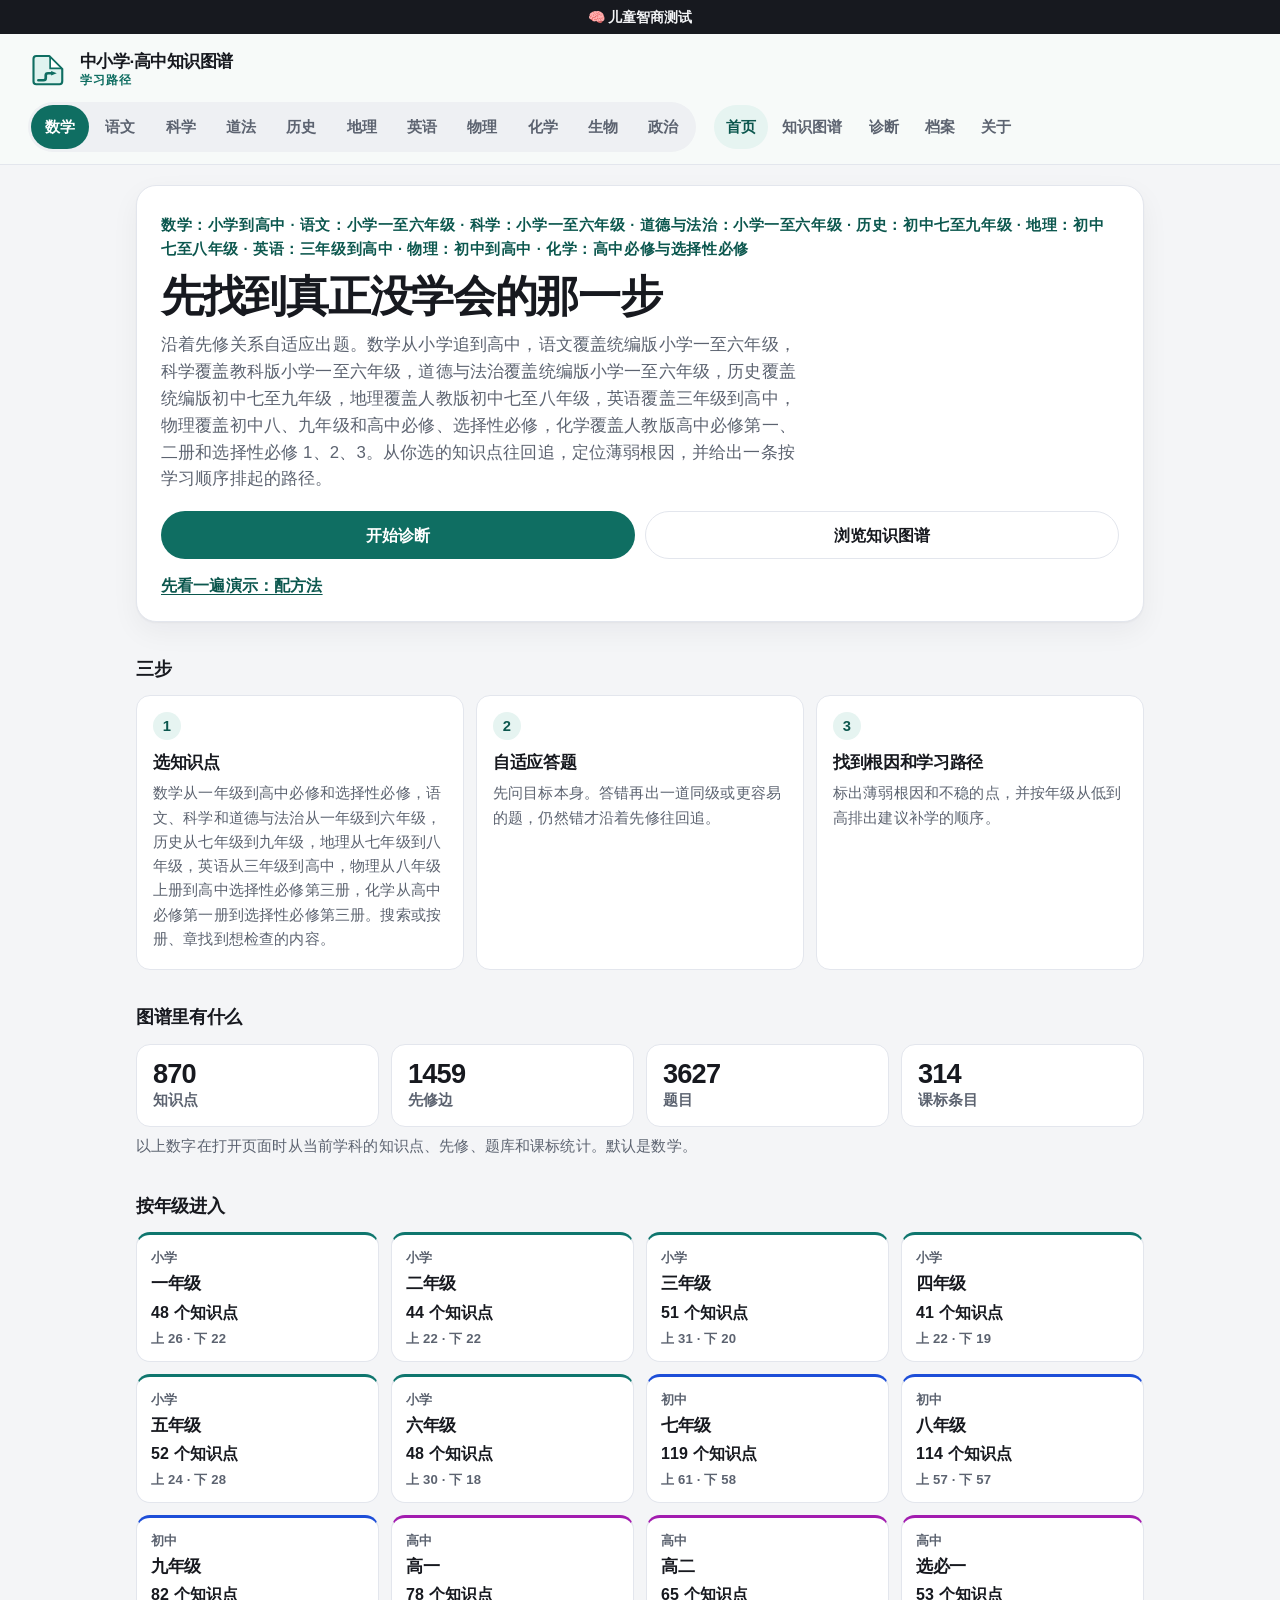
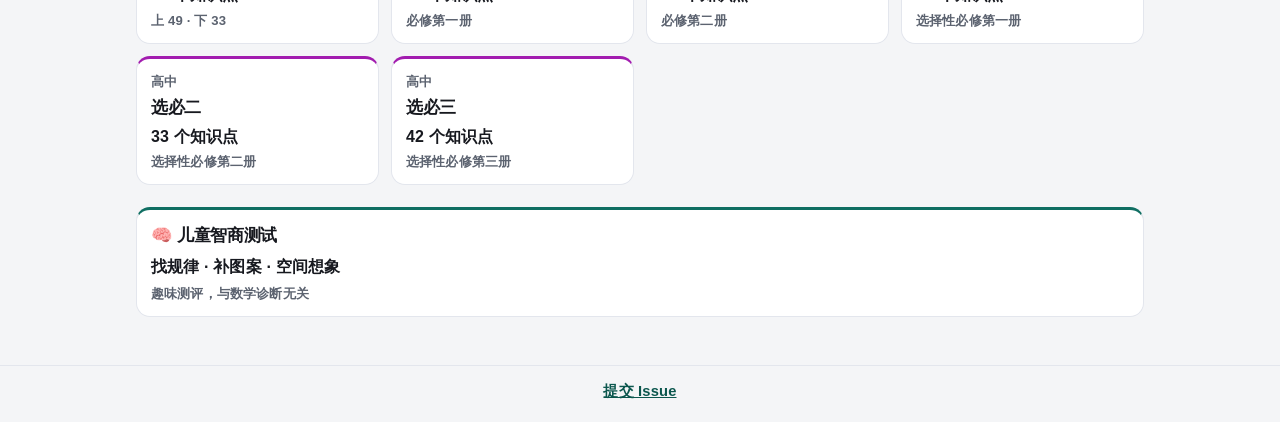
<file: index.html>
<!DOCTYPE html>
<html lang="zh-CN">
<head>
<meta charset="utf-8">
<meta name="viewport" content="width=device-width, initial-scale=1">
<title>中小学·高中知识图谱</title>
<meta name="description" content="数学（小学到高中）、语文（小学一至六年级）、科学（小学一至六年级）、道德与法治（小学一至六年级）、历史（初中七至九年级）、地理（初中七至八年级）、英语（三年级到高中）、物理（初中、高中）和化学（高中必修与选择性必修）的知识图谱。沿先修关系自适应出题，从选中的知识点往回找到薄弱根因。">
<link rel="icon" href="data:image/svg+xml,%3Csvg%20xmlns%3D%22http%3A%2F%2Fwww.w3.org%2F2000%2Fsvg%22%20viewBox%3D%220%200%2032%2032%22%3E%3Cpath%20fill%3D%22%23dff3ef%22%20stroke%3D%22%230f6e62%22%20stroke-width%3D%221.7%22%20stroke-linejoin%3D%22round%22%20d%3D%22M6.6%204.8H17L27.4%2015.2V25Q27.4%2027.4%2025.2%2027.4H6.6Q4.4%2027.4%204.4%2025.2V7Q4.4%204.8%206.6%204.8Z%22%2F%3E%3Cpath%20fill%3D%22%23ffffff%22%20d%3D%22M17.7%206.3%2026.1%2014.7H17.7Z%22%2F%3E%3Cpath%20fill%3D%22none%22%20stroke%3D%22%230f6e62%22%20stroke-width%3D%221.35%22%20stroke-linecap%3D%22round%22%20stroke-linejoin%3D%22round%22%20d%3D%22M17.7%206.3V14.7H26.1%22%2F%3E%3Cpath%20fill%3D%22none%22%20stroke%3D%22%230f6e62%22%20stroke-width%3D%222.15%22%20stroke-linecap%3D%22round%22%20stroke-linejoin%3D%22round%22%20d%3D%22M8.3%2024.2H12.4Q14.2%2024.2%2014.2%2022.4V20.2Q14.2%2018.6%2016%2018.6H18.8%22%2F%3E%3Cpath%20fill%3D%22%230f6e62%22%20d%3D%22M18.5%2016.85%2023%2018.6%2018.5%2020.35Z%22%2F%3E%3C%2Fsvg%3E">
<script>
(function () {
  var id = location.hash.replace(/^#/, '');
  try { id = decodeURIComponent(id); } catch (e) { return; }
  if (/^cnm_[A-Za-z0-9]+$/.test(id)) {
    document.documentElement.style.visibility = 'hidden';
    location.replace('explore/#' + encodeURIComponent(id));
  } else if (/^cne_[A-Za-z0-9]+$/.test(id)) {
    document.documentElement.style.visibility = 'hidden';
    location.replace('explore/?subject=english#' + encodeURIComponent(id));
  } else if (/^cnp_[A-Za-z0-9]+$/.test(id)) {
    document.documentElement.style.visibility = 'hidden';
    location.replace('explore/?subject=physics#' + encodeURIComponent(id));
  } else if (/^cns_[A-Za-z0-9]+$/.test(id)) {
    document.documentElement.style.visibility = 'hidden';
    location.replace('explore/?subject=science#' + encodeURIComponent(id));
  } else if (/^cnc_[A-Za-z0-9]+$/.test(id)) {
    document.documentElement.style.visibility = 'hidden';
    location.replace('explore/?subject=chinese#' + encodeURIComponent(id));
  } else if (/^cnd_[A-Za-z0-9]+$/.test(id)) {
    document.documentElement.style.visibility = 'hidden';
    location.replace('explore/?subject=morality#' + encodeURIComponent(id));
  } else if (/^cnh_[A-Za-z0-9]+$/.test(id)) {
    document.documentElement.style.visibility = 'hidden';
    location.replace('explore/?subject=history#' + encodeURIComponent(id));
  } else if (/^cng_[A-Za-z0-9]+$/.test(id)) {
    document.documentElement.style.visibility = 'hidden';
    location.replace('explore/?subject=geography#' + encodeURIComponent(id));
  } else if (/^cnch_[A-Za-z0-9]+$/.test(id)) {
    document.documentElement.style.visibility = 'hidden';
    location.replace('explore/?subject=chemistry#' + encodeURIComponent(id));
  } else if (/^cnb_[A-Za-z0-9]+$/.test(id)) {
    document.documentElement.style.visibility = 'hidden';
    location.replace('explore/?subject=biology#' + encodeURIComponent(id));
  } else if (/^cnpo_[A-Za-z0-9]+$/.test(id)) {
    document.documentElement.style.visibility = 'hidden';
    location.replace('explore/?subject=politics#' + encodeURIComponent(id));
  }
})();
</script>
<link rel="stylesheet" href="assets/site.css">
<link rel="manifest" href="manifest.webmanifest">
<link rel="apple-touch-icon" href="assets/icons/apple-touch-icon.png">
<meta name="theme-color" content="#0f6e62">
<meta name="mobile-web-app-capable" content="yes">
<meta name="apple-mobile-web-app-capable" content="yes">
<meta name="apple-mobile-web-app-title" content="知识图谱">
<link rel="stylesheet" href="assets/pwa.css">
<link rel="stylesheet" href="katex/katex.min.css">
<script src="katex/katex.min.js"></script>
<script src="katex/contrib/auto-render.min.js"></script>
<script src="katex/contrib/mhchem.min.js"></script>
</head>
<body class="page-home">
<a class="top-banner" href="https://test.pansgo.com/?from=math-top" target="_blank" rel="noopener">🧠 儿童智商测试</a>
<header class="site-header">
  <a class="brand" href="./">
    <svg class="logo" viewBox="0 0 32 32" aria-hidden="true"><path fill="var(--logo-sheet)" stroke="currentColor" stroke-width="1.7" stroke-linejoin="round" d="M6.6 4.8H17L27.4 15.2V25Q27.4 27.4 25.2 27.4H6.6Q4.4 27.4 4.4 25.2V7Q4.4 4.8 6.6 4.8Z"/><path fill="var(--logo-fold)" d="M17.7 6.3 26.1 14.7H17.7Z"/><path fill="none" stroke="currentColor" stroke-width="1.35" stroke-linecap="round" stroke-linejoin="round" d="M17.7 6.3V14.7H26.1"/><path fill="none" stroke="currentColor" stroke-width="2.15" stroke-linecap="round" stroke-linejoin="round" d="M8.3 24.2H12.4Q14.2 24.2 14.2 22.4V20.2Q14.2 18.6 16 18.6H18.8"/><path fill="currentColor" d="M18.5 16.85 23 18.6 18.5 20.35Z"/></svg>
    <span class="brand-copy">
      <span class="brand-name">中小学·高中知识图谱</span>
      <span class="brand-kicker">学习路径</span>
    </span>
  </a>
  <nav class="site-nav" aria-label="主导航">
    <div class="subject-switch" role="group" aria-label="学科">
      <a class="nav-link subject-link on" data-subject="math" href="./">数学</a>
      <a class="nav-link subject-link" data-subject="chinese" href="./?subject=chinese">语文</a>
      <a class="nav-link subject-link" data-subject="science" href="./?subject=science">科学</a>
      <a class="nav-link subject-link" data-subject="morality" href="./?subject=morality">道法</a>
      <a class="nav-link subject-link" data-subject="history" href="./?subject=history">历史</a>
      <a class="nav-link subject-link" data-subject="geography" href="./?subject=geography">地理</a>
      <a class="nav-link subject-link" data-subject="english" href="./?subject=english">英语</a>
      <a class="nav-link subject-link" data-subject="physics" href="./?subject=physics">物理</a>
      <a class="nav-link subject-link" data-subject="chemistry" href="./?subject=chemistry">化学</a>
      <a class="nav-link subject-link" data-subject="biology" href="./?subject=biology">生物</a>
      <a class="nav-link subject-link" data-subject="politics" href="./?subject=politics">政治</a>
    </div>
    <div class="page-links">
      <a class="nav-link active" href="./" aria-current="page">首页</a>
      <a class="nav-link" href="explore/">知识图谱</a>
      <a class="nav-link" href="diagnose/">诊断</a>
      <a class="nav-link" href="children/">档案</a>
      <a class="nav-link" href="https://github.com/xiaoyang111222/cn-math-taxonomy" target="_blank" rel="noopener noreferrer">关于</a>
    </div>
  </nav>
</header>
<main class="home">
  <section class="hero">
    <p class="eyebrow">数学：小学到高中 · 语文：小学一至六年级 · 科学：小学一至六年级 · 道德与法治：小学一至六年级 · 历史：初中七至九年级 · 地理：初中七至八年级 · 英语：三年级到高中 · 物理：初中到高中 · 化学：高中必修与选择性必修</p>
    <h1>先找到真正没学会的那一步</h1>
    <p class="lede">沿着先修关系自适应出题。数学从小学追到高中，语文覆盖统编版小学一至六年级，科学覆盖教科版小学一至六年级，道德与法治覆盖统编版小学一至六年级，历史覆盖统编版初中七至九年级，地理覆盖人教版初中七至八年级，英语覆盖三年级到高中，物理覆盖初中八、九年级和高中必修、选择性必修，化学覆盖人教版高中必修第一、二册和选择性必修 1、2、3。从你选的知识点往回追，定位薄弱根因，并给出一条按学习顺序排起的路径。</p>
    <div class="hero-actions">
      <a class="btn btn-primary btn-lg" href="diagnose/">开始诊断</a>
      <a class="btn btn-lg" href="explore/">浏览知识图谱</a>
    </div>
    <p class="quiet-link"><a href="diagnose/?target=cnm_221&amp;demo=1">先看一遍演示：配方法</a></p>
  </section>

  <h2 class="section-title">三步</h2>
  <ol class="steps">
    <li>
      <span class="step-no">1</span>
      <h3>选知识点</h3>
      <p>数学从一年级到高中必修和选择性必修，语文、科学和道德与法治从一年级到六年级，历史从七年级到九年级，地理从七年级到八年级，英语从三年级到高中，物理从八年级上册到高中选择性必修第三册，化学从高中必修第一册到选择性必修第三册。搜索或按册、章找到想检查的内容。</p>
    </li>
    <li>
      <span class="step-no">2</span>
      <h3>自适应答题</h3>
      <p>先问目标本身。答错再出一道同级或更容易的题，仍然错才沿着先修往回追。</p>
    </li>
    <li>
      <span class="step-no">3</span>
      <h3>找到根因和学习路径</h3>
      <p>标出薄弱根因和不稳的点，并按年级从低到高排出建议补学的顺序。</p>
    </li>
  </ol>

  <h2 class="section-title">图谱里有什么</h2>
  <div class="stat-grid" id="stats">
    <div class="stat-card"><div class="stat-num" id="n-topics">…</div><div class="stat-label">知识点</div></div>
    <div class="stat-card"><div class="stat-num" id="n-edges">…</div><div class="stat-label">先修边</div></div>
    <div class="stat-card"><div class="stat-num" id="n-questions">…</div><div class="stat-label">题目</div></div>
    <div class="stat-card"><div class="stat-num" id="n-standards">…</div><div class="stat-label">课标条目</div></div>
  </div>
  <p class="stat-note">以上数字在打开页面时从当前学科的知识点、先修、题库和课标统计。默认是数学。</p>
  <div id="load-error" class="load-error" hidden></div>

  <section class="blind-home" id="blind-home" hidden>
    <h2 class="section-title">本机盲区</h2>
    <p class="muted" id="blind-home-lead">根据本机诊断记录汇总的薄弱 / 不稳知识点。只存在这台浏览器，可一键再测。</p>
    <ul class="blind-home-list" id="blind-home-list"></ul>
    <p class="blind-home-actions" id="blind-home-actions"></p>
  </section>

  <h2 class="section-title">按年级进入</h2>
  <div class="grade-grid" id="grades" aria-busy="true"></div>
  <a class="iq-card" href="https://test.pansgo.com/?from=math-home" target="_blank" rel="noopener">
    <strong>🧠 儿童智商测试</strong>
    <span class="iq-sub">找规律 · 补图案 · 空间想象</span>
    <span class="iq-note">趣味测评，与数学诊断无关</span>
  </a>
</main>
<footer class="site-footer">
  <p><a href="https://github.com/xiaoyang111222/cn-math-taxonomy/issues/new/choose">提交 Issue</a></p>
</footer>
<script src="assets/children.js"></script>
<script src="assets/blindspots.js"></script>
<script src="assets/home.js"></script>
<script src="assets/stats-config.js"></script>
<script src="assets/stats.js"></script>
<script src="assets/pwa.js"></script>
<style>
.katex { font-size: 1.08em; }
</style>
<script>
(function(){
  "use strict";
  var pending = false;
  var tries = 0;
  function ready(){
    if(typeof katex === "undefined" || typeof renderMathInElement !== "function") return false;
    try{ katex.renderToString("\\ce{H2O}", {throwOnError: true}); return true; }catch(e){ return false; }
  }
  function typeset(){
    pending = false;
    if(!ready()){
      if(tries++ < 200) schedule();
      return;
    }
    try{
      renderMathInElement(document.body, {
        delimiters: [
          {left: "\\(", right: "\\)", display: false},
          {left: "\\[", right: "\\]", display: true}
        ],
        throwOnError: false,
        ignoredTags: ["script","noscript","style","textarea","pre","code","option"],
        ignoredClasses: ["katex","f"]
      });
    }catch(e){}
    cleanTitles();
  }
  function plainTitle(s){
    return s
      .replace(/\\ce\{([^{}]*)\}/g, "$1")
      .replace(/\\mathrm\{([^{}]*)\}/g, "$1")
      .replace(/\\text\{([^{}]*)\}/g, "$1")
      .replace(/\\Delta/g, "\u0394")
      .replace(/\\cdot/g, "\u00b7")
      .replace(/\\times/g, "\u00d7")
      .replace(/\\ /g, " ")
      .replace(/\\\(|\\\)|\\\[|\\\]/g, "")
      .replace(/[{}^_]/g, "");
  }
  function cleanTitles(){
    var nodes = document.querySelectorAll("[title]");
    for(var i = 0; i < nodes.length; i++){
      var t = nodes[i].getAttribute("title");
      if(t && /\\\(|\\ce\{/.test(t)) nodes[i].setAttribute("title", plainTitle(t));
    }
  }
  function schedule(){
    if(pending) return;
    pending = true;
    (window.requestAnimationFrame || function(f){setTimeout(f, 16);})(typeset);
  }
  document.addEventListener("DOMContentLoaded", schedule);
  schedule();
  new MutationObserver(schedule).observe(document.body, {childList:true, subtree:true, characterData:true});
})();
</script>
</body>
</html>
</file>
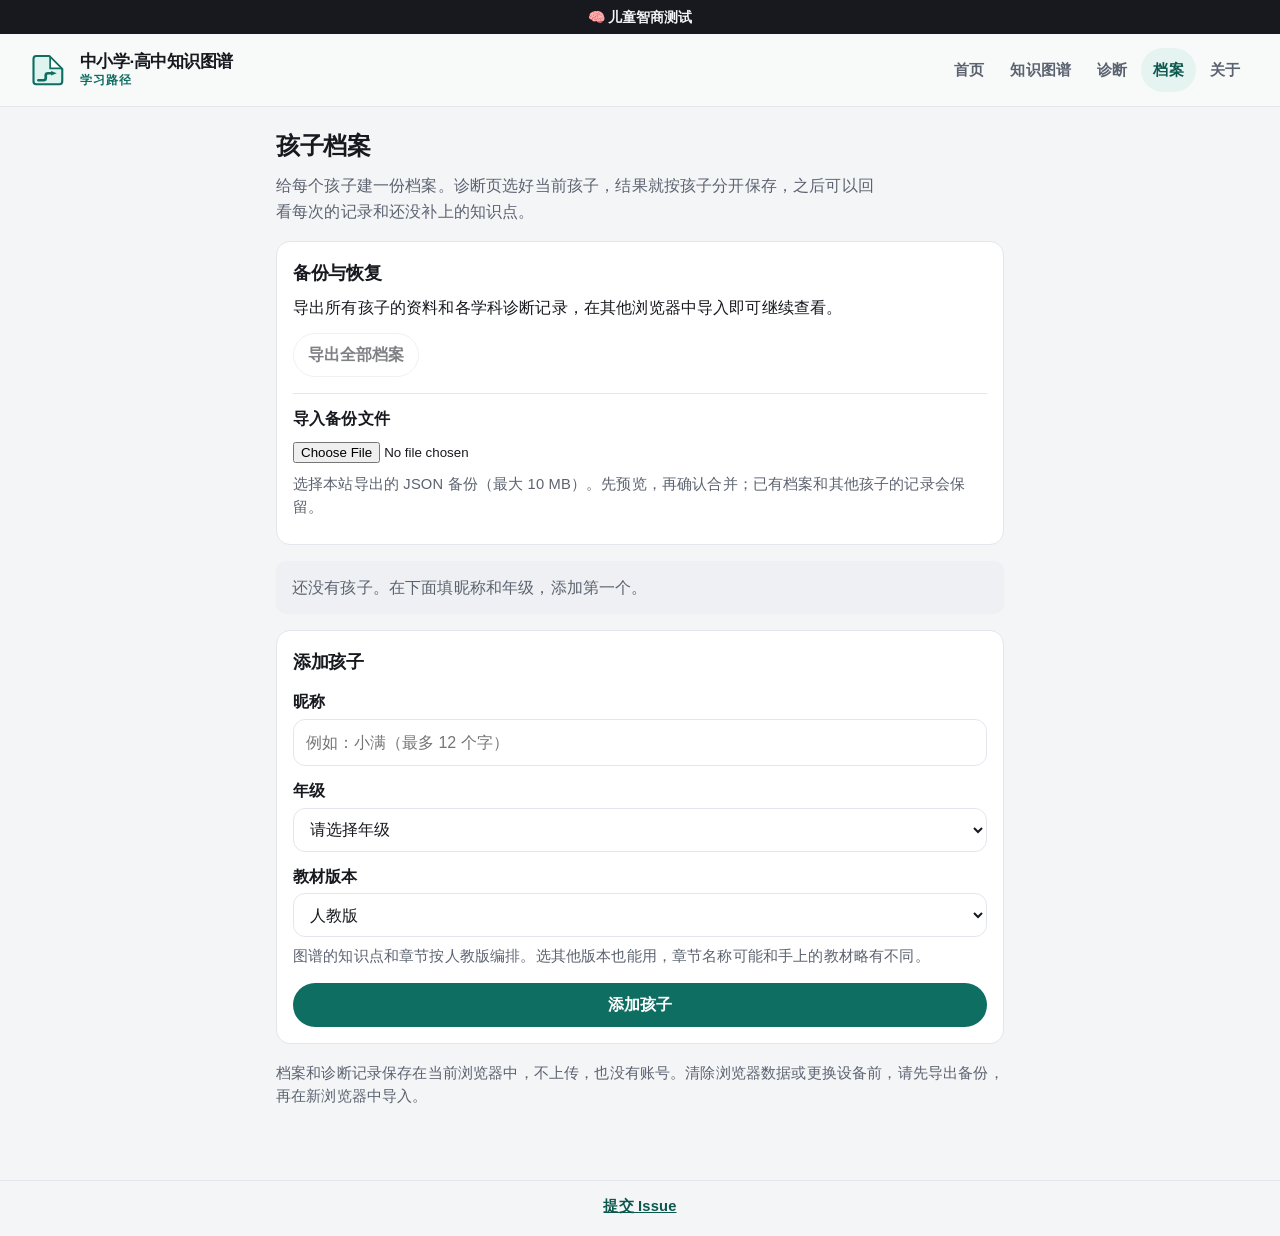
<file: children/index.html>
<!DOCTYPE html>
<html lang="zh-CN">
<head>
<meta charset="utf-8">
<meta name="viewport" content="width=device-width, initial-scale=1, viewport-fit=cover">
<title>孩子档案 · 中小学·高中知识图谱</title>
<link rel="icon" href="data:image/svg+xml,%3Csvg%20xmlns%3D%22http%3A%2F%2Fwww.w3.org%2F2000%2Fsvg%22%20viewBox%3D%220%200%2032%2032%22%3E%3Cpath%20fill%3D%22%23dff3ef%22%20stroke%3D%22%230f6e62%22%20stroke-width%3D%221.7%22%20stroke-linejoin%3D%22round%22%20d%3D%22M6.6%204.8H17L27.4%2015.2V25Q27.4%2027.4%2025.2%2027.4H6.6Q4.4%2027.4%204.4%2025.2V7Q4.4%204.8%206.6%204.8Z%22%2F%3E%3Cpath%20fill%3D%22%23ffffff%22%20d%3D%22M17.7%206.3%2026.1%2014.7H17.7Z%22%2F%3E%3Cpath%20fill%3D%22none%22%20stroke%3D%22%230f6e62%22%20stroke-width%3D%221.35%22%20stroke-linecap%3D%22round%22%20stroke-linejoin%3D%22round%22%20d%3D%22M17.7%206.3V14.7H26.1%22%2F%3E%3Cpath%20fill%3D%22none%22%20stroke%3D%22%230f6e62%22%20stroke-width%3D%222.15%22%20stroke-linecap%3D%22round%22%20stroke-linejoin%3D%22round%22%20d%3D%22M8.3%2024.2H12.4Q14.2%2024.2%2014.2%2022.4V20.2Q14.2%2018.6%2016%2018.6H18.8%22%2F%3E%3Cpath%20fill%3D%22%230f6e62%22%20d%3D%22M18.5%2016.85%2023%2018.6%2018.5%2020.35Z%22%2F%3E%3C%2Fsvg%3E">
<link rel="manifest" href="../manifest.webmanifest">
<link rel="apple-touch-icon" href="../assets/icons/apple-touch-icon.png">
<meta name="theme-color" content="#0f6e62">
<meta name="mobile-web-app-capable" content="yes">
<meta name="apple-mobile-web-app-capable" content="yes">
<meta name="apple-mobile-web-app-title" content="知识图谱">
<link rel="stylesheet" href="../assets/site.css">
<link rel="stylesheet" href="../assets/pwa.css">
<link rel="stylesheet" href="children.css">
<link rel="stylesheet" href="../katex/katex.min.css">
<script src="../katex/katex.min.js"></script>
<script src="../katex/contrib/auto-render.min.js"></script>
<script src="../katex/contrib/mhchem.min.js"></script>
</head>
<body class="page-kids">
<a class="top-banner" href="https://test.pansgo.com/?from=math-top" target="_blank" rel="noopener">🧠 儿童智商测试</a>
<header class="site-header">
  <a class="brand" href="../">
    <svg class="logo" viewBox="0 0 32 32" aria-hidden="true"><path fill="var(--logo-sheet)" stroke="currentColor" stroke-width="1.7" stroke-linejoin="round" d="M6.6 4.8H17L27.4 15.2V25Q27.4 27.4 25.2 27.4H6.6Q4.4 27.4 4.4 25.2V7Q4.4 4.8 6.6 4.8Z"/><path fill="var(--logo-fold)" d="M17.7 6.3 26.1 14.7H17.7Z"/><path fill="none" stroke="currentColor" stroke-width="1.35" stroke-linecap="round" stroke-linejoin="round" d="M17.7 6.3V14.7H26.1"/><path fill="none" stroke="currentColor" stroke-width="2.15" stroke-linecap="round" stroke-linejoin="round" d="M8.3 24.2H12.4Q14.2 24.2 14.2 22.4V20.2Q14.2 18.6 16 18.6H18.8"/><path fill="currentColor" d="M18.5 16.85 23 18.6 18.5 20.35Z"/></svg>
    <span class="brand-copy">
      <span class="brand-name">中小学·高中知识图谱</span>
      <span class="brand-kicker">学习路径</span>
    </span>
  </a>
  <nav class="site-nav" aria-label="主导航">
    <div class="page-links">
      <a class="nav-link" href="../">首页</a>
      <a class="nav-link" href="../explore/">知识图谱</a>
      <a class="nav-link" href="../diagnose/">诊断</a>
      <a class="nav-link active" href="./" aria-current="page">档案</a>
      <a class="nav-link" href="https://github.com/xiaoyang111222/cn-math-taxonomy" target="_blank" rel="noopener noreferrer">关于</a>
    </div>
  </nav>
</header>
<main class="kids" id="root">
  <h1>孩子档案</h1>
  <p class="lede">给每个孩子建一份档案。诊断页选好当前孩子，结果就按孩子分开保存，之后可以回看每次的记录和还没补上的知识点。</p>
  <p id="back" class="quiet-link" hidden></p>
  <section class="kid-backup" aria-labelledby="backup-title">
    <h2 id="backup-title">备份与恢复</h2>
    <p>导出所有孩子的资料和各学科诊断记录，在其他浏览器中导入即可继续查看。</p>
    <button type="button" id="export-backup">导出全部档案</button>
    <p id="export-status" class="small" role="status" hidden></p>
    <div class="kid-import">
      <label for="import-backup">导入备份文件</label>
      <input type="file" id="import-backup" accept=".json,application/json" aria-describedby="import-note">
      <p id="import-note" class="muted small">选择本站导出的 JSON 备份（最大 10 MB）。先预览，再确认合并；已有档案和其他孩子的记录会保留。</p>
      <p id="import-error" class="err small" role="alert" hidden></p>
      <div id="import-preview" class="kid-import-preview" hidden>
        <h3>导入预览</h3>
        <p id="import-summary"></p>
        <ul id="import-children"></ul>
        <p class="muted small">相同档案保留本机资料；同一条诊断记录采用较新的结果，时间相同则保留本机结果。历史记录不会因合并被截断。</p>
        <div class="kid-actions">
          <button type="button" id="confirm-import" class="primary" disabled>确认合并导入</button>
          <button type="button" id="cancel-import">取消</button>
        </div>
      </div>
      <p id="import-status" class="small" role="status" hidden></p>
    </div>
  </section>
  <div id="list" aria-live="polite"></div>
  <section class="kid-form" id="form-card" aria-labelledby="form-title">
    <h2 id="form-title">添加孩子</h2>
    <form id="form" novalidate>
      <label for="f-name">昵称</label>
      <input id="f-name" type="text" maxlength="12" autocomplete="off" placeholder="例如：小满（最多 12 个字）">
      <label for="f-grade">年级</label>
      <select id="f-grade"></select>
      <label for="f-book">教材版本</label>
      <select id="f-book"></select>
      <p class="muted small" id="book-note">图谱的知识点和章节按人教版编排。选其他版本也能用，章节名称可能和手上的教材略有不同。</p>
      <p class="err" id="f-error" role="alert" hidden></p>
      <div class="form-actions">
        <button type="submit" class="primary" id="f-submit">添加孩子</button>
        <button type="button" id="f-cancel" hidden>取消编辑</button>
      </div>
    </form>
  </section>
  <p class="muted small kid-note">档案和诊断记录保存在当前浏览器中，不上传，也没有账号。清除浏览器数据或更换设备前，请先导出备份，再在新浏览器中导入。</p>
</main>
<footer class="site-footer">
  <p><a href="https://github.com/xiaoyang111222/cn-math-taxonomy/issues/new/choose">提交 Issue</a></p>
</footer>
<script src="../assets/children.js"></script>
<script src="page.js"></script>
<script src="../assets/stats-config.js"></script>
<script src="../assets/stats.js"></script>
<script src="../assets/pwa.js"></script>
<style>
.katex { font-size: 1.08em; }
</style>
<script>
(function(){
  "use strict";
  var pending = false;
  var tries = 0;
  function ready(){
    if(typeof katex === "undefined" || typeof renderMathInElement !== "function") return false;
    try{ katex.renderToString("\\ce{H2O}", {throwOnError: true}); return true; }catch(e){ return false; }
  }
  function typeset(){
    pending = false;
    if(!ready()){
      if(tries++ < 200) schedule();
      return;
    }
    try{
      renderMathInElement(document.body, {
        delimiters: [
          {left: "\\(", right: "\\)", display: false},
          {left: "\\[", right: "\\]", display: true}
        ],
        throwOnError: false,
        ignoredTags: ["script","noscript","style","textarea","pre","code","option"],
        ignoredClasses: ["katex","f"]
      });
    }catch(e){}
    cleanTitles();
  }
  function plainTitle(s){
    return s
      .replace(/\\ce\{([^{}]*)\}/g, "$1")
      .replace(/\\mathrm\{([^{}]*)\}/g, "$1")
      .replace(/\\text\{([^{}]*)\}/g, "$1")
      .replace(/\\Delta/g, "\u0394")
      .replace(/\\cdot/g, "\u00b7")
      .replace(/\\times/g, "\u00d7")
      .replace(/\\ /g, " ")
      .replace(/\\\(|\\\)|\\\[|\\\]/g, "")
      .replace(/[{}^_]/g, "");
  }
  function cleanTitles(){
    var nodes = document.querySelectorAll("[title]");
    for(var i = 0; i < nodes.length; i++){
      var t = nodes[i].getAttribute("title");
      if(t && /\\\(|\\ce\{/.test(t)) nodes[i].setAttribute("title", plainTitle(t));
    }
  }
  function schedule(){
    if(pending) return;
    pending = true;
    (window.requestAnimationFrame || function(f){setTimeout(f, 16);})(typeset);
  }
  document.addEventListener("DOMContentLoaded", schedule);
  schedule();
  new MutationObserver(schedule).observe(document.body, {childList:true, subtree:true, characterData:true});
})();
</script>
</body>
</html>
</file>
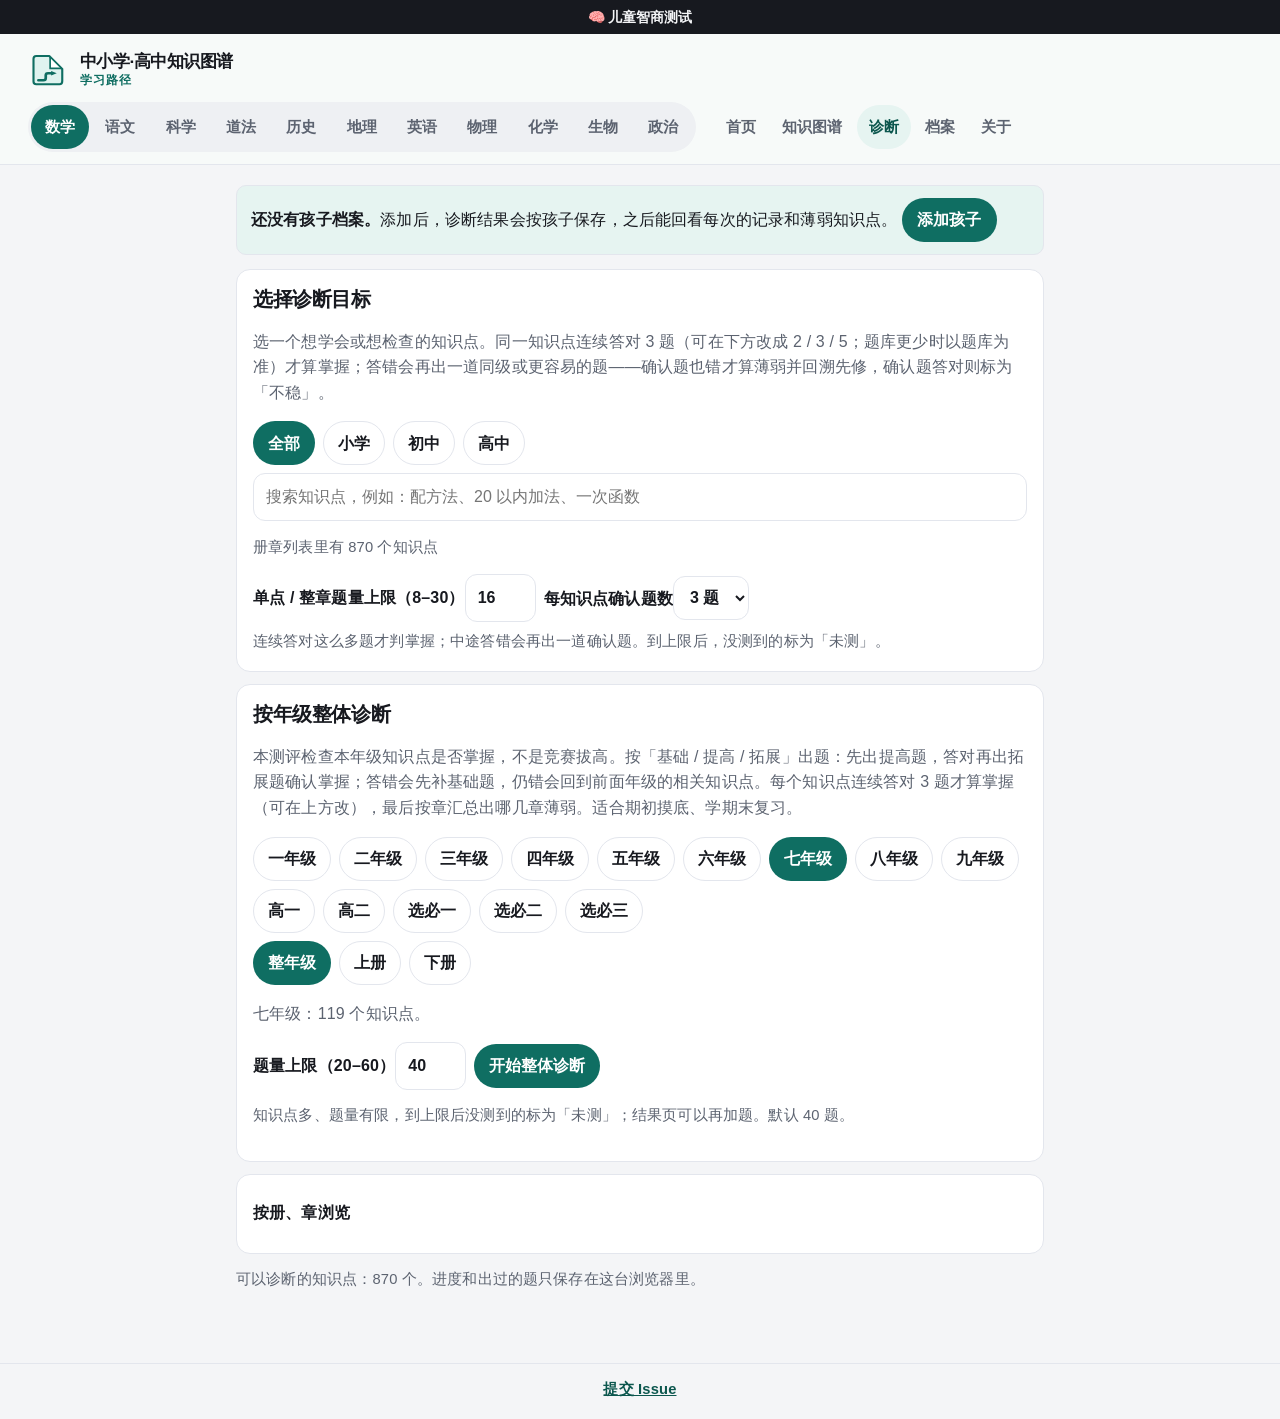
<file: diagnose/index.html>
<!DOCTYPE html>
<html lang="zh-CN">
<head>
<meta charset="utf-8">
<meta name="viewport" content="width=device-width, initial-scale=1">
<title>诊断 · 中小学·高中知识图谱</title>
<link rel="icon" href="data:image/svg+xml,%3Csvg%20xmlns%3D%22http%3A%2F%2Fwww.w3.org%2F2000%2Fsvg%22%20viewBox%3D%220%200%2032%2032%22%3E%3Cpath%20fill%3D%22%23dff3ef%22%20stroke%3D%22%230f6e62%22%20stroke-width%3D%221.7%22%20stroke-linejoin%3D%22round%22%20d%3D%22M6.6%204.8H17L27.4%2015.2V25Q27.4%2027.4%2025.2%2027.4H6.6Q4.4%2027.4%204.4%2025.2V7Q4.4%204.8%206.6%204.8Z%22%2F%3E%3Cpath%20fill%3D%22%23ffffff%22%20d%3D%22M17.7%206.3%2026.1%2014.7H17.7Z%22%2F%3E%3Cpath%20fill%3D%22none%22%20stroke%3D%22%230f6e62%22%20stroke-width%3D%221.35%22%20stroke-linecap%3D%22round%22%20stroke-linejoin%3D%22round%22%20d%3D%22M17.7%206.3V14.7H26.1%22%2F%3E%3Cpath%20fill%3D%22none%22%20stroke%3D%22%230f6e62%22%20stroke-width%3D%222.15%22%20stroke-linecap%3D%22round%22%20stroke-linejoin%3D%22round%22%20d%3D%22M8.3%2024.2H12.4Q14.2%2024.2%2014.2%2022.4V20.2Q14.2%2018.6%2016%2018.6H18.8%22%2F%3E%3Cpath%20fill%3D%22%230f6e62%22%20d%3D%22M18.5%2016.85%2023%2018.6%2018.5%2020.35Z%22%2F%3E%3C%2Fsvg%3E">
<link rel="stylesheet" href="../assets/site.css">
<link rel="stylesheet" href="style.css">
<link rel="manifest" href="../manifest.webmanifest">
<link rel="apple-touch-icon" href="../assets/icons/apple-touch-icon.png">
<meta name="theme-color" content="#0f6e62">
<meta name="mobile-web-app-capable" content="yes">
<meta name="apple-mobile-web-app-capable" content="yes">
<meta name="apple-mobile-web-app-title" content="知识图谱">
<link rel="stylesheet" href="../assets/pwa.css">
<link rel="stylesheet" href="../katex/katex.min.css">
<script src="../katex/katex.min.js"></script>
<script src="../katex/contrib/auto-render.min.js"></script>
<script src="../katex/contrib/mhchem.min.js"></script>
</head>
<body>
<a class="top-banner" href="https://test.pansgo.com/?from=math-top" target="_blank" rel="noopener">🧠 儿童智商测试</a>
<header class="site-header no-print">
  <a class="brand" href="../">
    <svg class="logo" viewBox="0 0 32 32" aria-hidden="true"><path fill="var(--logo-sheet)" stroke="currentColor" stroke-width="1.7" stroke-linejoin="round" d="M6.6 4.8H17L27.4 15.2V25Q27.4 27.4 25.2 27.4H6.6Q4.4 27.4 4.4 25.2V7Q4.4 4.8 6.6 4.8Z"/><path fill="var(--logo-fold)" d="M17.7 6.3 26.1 14.7H17.7Z"/><path fill="none" stroke="currentColor" stroke-width="1.35" stroke-linecap="round" stroke-linejoin="round" d="M17.7 6.3V14.7H26.1"/><path fill="none" stroke="currentColor" stroke-width="2.15" stroke-linecap="round" stroke-linejoin="round" d="M8.3 24.2H12.4Q14.2 24.2 14.2 22.4V20.2Q14.2 18.6 16 18.6H18.8"/><path fill="currentColor" d="M18.5 16.85 23 18.6 18.5 20.35Z"/></svg>
    <span class="brand-copy">
      <span class="brand-name">中小学·高中知识图谱</span>
      <span class="brand-kicker">学习路径</span>
    </span>
  </a>
  <nav class="site-nav" aria-label="主导航">
    <div class="subject-switch" role="group" aria-label="学科">
      <a class="nav-link subject-link on" data-subject="math" href="./">数学</a>
      <a class="nav-link subject-link" data-subject="chinese" href="./?subject=chinese">语文</a>
      <a class="nav-link subject-link" data-subject="science" href="./?subject=science">科学</a>
      <a class="nav-link subject-link" data-subject="morality" href="./?subject=morality">道法</a>
      <a class="nav-link subject-link" data-subject="history" href="./?subject=history">历史</a>
      <a class="nav-link subject-link" data-subject="geography" href="./?subject=geography">地理</a>
      <a class="nav-link subject-link" data-subject="english" href="./?subject=english">英语</a>
      <a class="nav-link subject-link" data-subject="physics" href="./?subject=physics">物理</a>
      <a class="nav-link subject-link" data-subject="chemistry" href="./?subject=chemistry">化学</a>
      <a class="nav-link subject-link" data-subject="biology" href="./?subject=biology">生物</a>
      <a class="nav-link subject-link" data-subject="politics" href="./?subject=politics">政治</a>
    </div>
    <div class="page-links">
      <a class="nav-link" href="../">首页</a>
      <a class="nav-link back" href="../explore/">知识图谱</a>
      <a class="nav-link active" href="./" aria-current="page">诊断</a>
      <a class="nav-link" href="../children/">档案</a>
      <a class="nav-link" href="https://github.com/xiaoyang111222/cn-math-taxonomy" target="_blank" rel="noopener noreferrer">关于</a>
    </div>
  </nav>
</header>
<main id="root"><p class="loading">加载数据中……</p></main>
<footer class="site-footer">
  <p><a href="https://github.com/xiaoyang111222/cn-math-taxonomy/issues/new/choose">提交 Issue</a></p>
</footer>
<script src="../assets/vendor/cytoscape.min.js"></script>
<script src="../assets/vendor/dagre.min.js"></script>
<script src="../assets/vendor/cytoscape-dagre.js"></script>
<script src="engine.js"></script>
<script src="../assets/children.js"></script>
<script src="../assets/blindspots.js"></script>
<script src="../assets/vendor/qrcode.js"></script>
<script src="share.js"></script>
<script src="app.js"></script>
<script src="../assets/stats-config.js"></script>
<script src="../assets/stats.js"></script>
<script src="../assets/pwa.js"></script>
<style>
.katex { font-size: 1.08em; }
</style>
<script>
(function(){
  "use strict";
  var pending = false;
  var tries = 0;
  function ready(){
    if(typeof katex === "undefined" || typeof renderMathInElement !== "function") return false;
    try{ katex.renderToString("\\ce{H2O}", {throwOnError: true}); return true; }catch(e){ return false; }
  }
  function typeset(){
    pending = false;
    if(!ready()){
      if(tries++ < 200) schedule();
      return;
    }
    try{
      renderMathInElement(document.body, {
        delimiters: [
          {left: "\\(", right: "\\)", display: false},
          {left: "\\[", right: "\\]", display: true}
        ],
        throwOnError: false,
        ignoredTags: ["script","noscript","style","textarea","pre","code","option"],
        ignoredClasses: ["katex","f"]
      });
    }catch(e){}
    cleanTitles();
  }
  function plainTitle(s){
    return s
      .replace(/\\ce\{([^{}]*)\}/g, "$1")
      .replace(/\\mathrm\{([^{}]*)\}/g, "$1")
      .replace(/\\text\{([^{}]*)\}/g, "$1")
      .replace(/\\Delta/g, "\u0394")
      .replace(/\\cdot/g, "\u00b7")
      .replace(/\\times/g, "\u00d7")
      .replace(/\\ /g, " ")
      .replace(/\\\(|\\\)|\\\[|\\\]/g, "")
      .replace(/[{}^_]/g, "");
  }
  function cleanTitles(){
    var nodes = document.querySelectorAll("[title]");
    for(var i = 0; i < nodes.length; i++){
      var t = nodes[i].getAttribute("title");
      if(t && /\\\(|\\ce\{/.test(t)) nodes[i].setAttribute("title", plainTitle(t));
    }
  }
  function schedule(){
    if(pending) return;
    pending = true;
    (window.requestAnimationFrame || function(f){setTimeout(f, 16);})(typeset);
  }
  document.addEventListener("DOMContentLoaded", schedule);
  schedule();
  new MutationObserver(schedule).observe(document.body, {childList:true, subtree:true, characterData:true});
})();
</script>
</body>
</html>
</file>
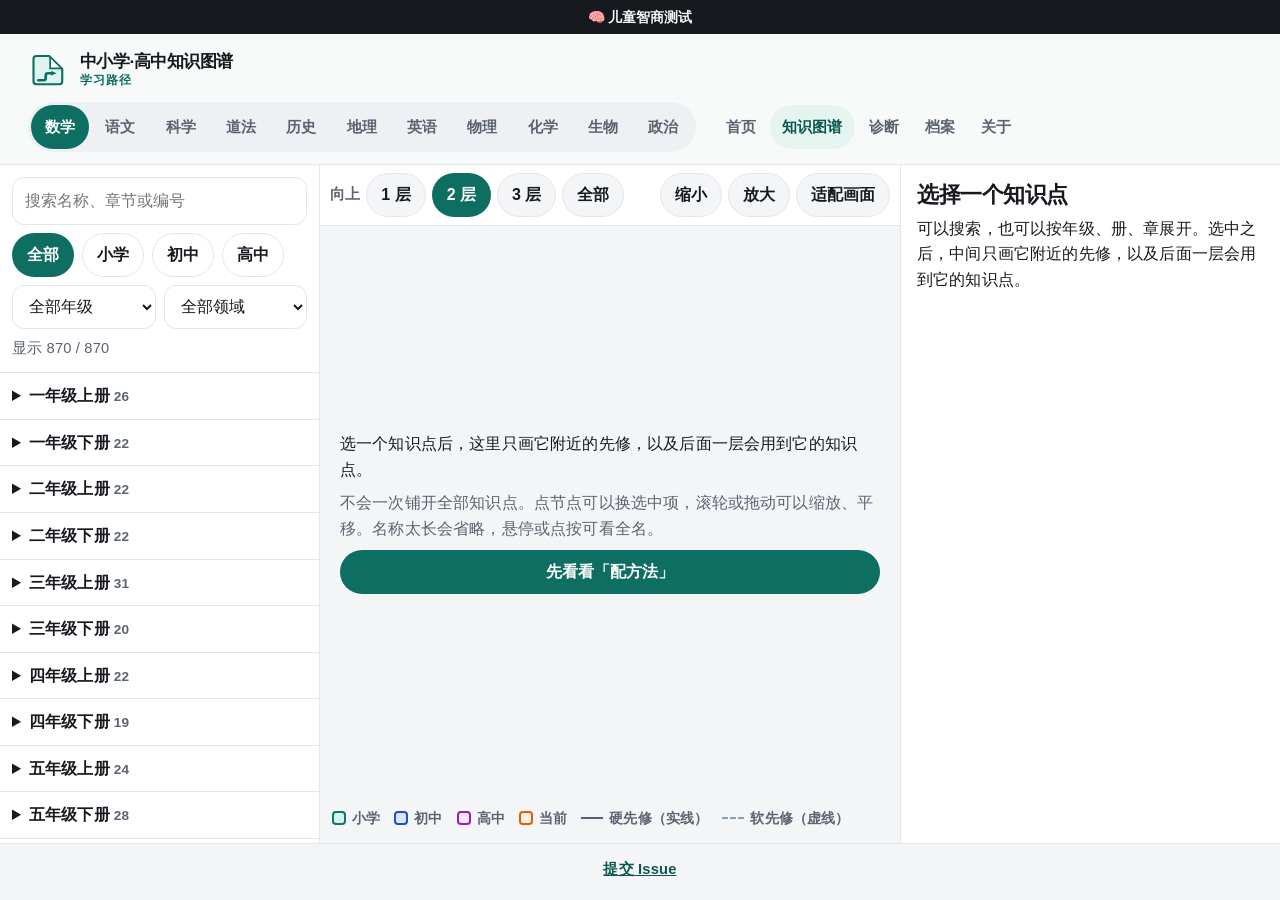
<file: explore/index.html>
<!DOCTYPE html>
<html lang="zh-CN">
<head>
<meta charset="utf-8">
<meta name="viewport" content="width=device-width, initial-scale=1">
<title>知识图谱 · 中小学·高中知识图谱</title>
<link rel="icon" href="data:image/svg+xml,%3Csvg%20xmlns%3D%22http%3A%2F%2Fwww.w3.org%2F2000%2Fsvg%22%20viewBox%3D%220%200%2032%2032%22%3E%3Cpath%20fill%3D%22%23dff3ef%22%20stroke%3D%22%230f6e62%22%20stroke-width%3D%221.7%22%20stroke-linejoin%3D%22round%22%20d%3D%22M6.6%204.8H17L27.4%2015.2V25Q27.4%2027.4%2025.2%2027.4H6.6Q4.4%2027.4%204.4%2025.2V7Q4.4%204.8%206.6%204.8Z%22%2F%3E%3Cpath%20fill%3D%22%23ffffff%22%20d%3D%22M17.7%206.3%2026.1%2014.7H17.7Z%22%2F%3E%3Cpath%20fill%3D%22none%22%20stroke%3D%22%230f6e62%22%20stroke-width%3D%221.35%22%20stroke-linecap%3D%22round%22%20stroke-linejoin%3D%22round%22%20d%3D%22M17.7%206.3V14.7H26.1%22%2F%3E%3Cpath%20fill%3D%22none%22%20stroke%3D%22%230f6e62%22%20stroke-width%3D%222.15%22%20stroke-linecap%3D%22round%22%20stroke-linejoin%3D%22round%22%20d%3D%22M8.3%2024.2H12.4Q14.2%2024.2%2014.2%2022.4V20.2Q14.2%2018.6%2016%2018.6H18.8%22%2F%3E%3Cpath%20fill%3D%22%230f6e62%22%20d%3D%22M18.5%2016.85%2023%2018.6%2018.5%2020.35Z%22%2F%3E%3C%2Fsvg%3E">
<link rel="stylesheet" href="../assets/site.css">
<link rel="stylesheet" href="../assets/explore.css">
<link rel="manifest" href="../manifest.webmanifest">
<link rel="apple-touch-icon" href="../assets/icons/apple-touch-icon.png">
<meta name="theme-color" content="#0f6e62">
<meta name="mobile-web-app-capable" content="yes">
<meta name="apple-mobile-web-app-capable" content="yes">
<meta name="apple-mobile-web-app-title" content="知识图谱">
<link rel="stylesheet" href="../assets/pwa.css">
<link rel="stylesheet" href="../katex/katex.min.css">
<script src="../katex/katex.min.js"></script>
<script src="../katex/contrib/auto-render.min.js"></script>
<script src="../katex/contrib/mhchem.min.js"></script>
</head>
<body class="page-explore">
<a class="top-banner" href="https://test.pansgo.com/?from=math-top" target="_blank" rel="noopener">🧠 儿童智商测试</a>
<header class="site-header">
  <a class="brand" href="../">
    <svg class="logo" viewBox="0 0 32 32" aria-hidden="true"><path fill="var(--logo-sheet)" stroke="currentColor" stroke-width="1.7" stroke-linejoin="round" d="M6.6 4.8H17L27.4 15.2V25Q27.4 27.4 25.2 27.4H6.6Q4.4 27.4 4.4 25.2V7Q4.4 4.8 6.6 4.8Z"/><path fill="var(--logo-fold)" d="M17.7 6.3 26.1 14.7H17.7Z"/><path fill="none" stroke="currentColor" stroke-width="1.35" stroke-linecap="round" stroke-linejoin="round" d="M17.7 6.3V14.7H26.1"/><path fill="none" stroke="currentColor" stroke-width="2.15" stroke-linecap="round" stroke-linejoin="round" d="M8.3 24.2H12.4Q14.2 24.2 14.2 22.4V20.2Q14.2 18.6 16 18.6H18.8"/><path fill="currentColor" d="M18.5 16.85 23 18.6 18.5 20.35Z"/></svg>
    <span class="brand-copy">
      <span class="brand-name">中小学·高中知识图谱</span>
      <span class="brand-kicker">学习路径</span>
    </span>
  </a>
  <nav class="site-nav" aria-label="主导航">
    <div class="subject-switch" role="group" aria-label="学科">
      <a class="nav-link subject-link on" data-subject="math" href="./">数学</a>
      <a class="nav-link subject-link" data-subject="chinese" href="./?subject=chinese">语文</a>
      <a class="nav-link subject-link" data-subject="science" href="./?subject=science">科学</a>
      <a class="nav-link subject-link" data-subject="morality" href="./?subject=morality">道法</a>
      <a class="nav-link subject-link" data-subject="history" href="./?subject=history">历史</a>
      <a class="nav-link subject-link" data-subject="geography" href="./?subject=geography">地理</a>
      <a class="nav-link subject-link" data-subject="english" href="./?subject=english">英语</a>
      <a class="nav-link subject-link" data-subject="physics" href="./?subject=physics">物理</a>
      <a class="nav-link subject-link" data-subject="chemistry" href="./?subject=chemistry">化学</a>
      <a class="nav-link subject-link" data-subject="biology" href="./?subject=biology">生物</a>
      <a class="nav-link subject-link" data-subject="politics" href="./?subject=politics">政治</a>
    </div>
    <div class="page-links">
      <a class="nav-link" href="../">首页</a>
      <a class="nav-link back active" href="./" aria-current="page">知识图谱</a>
      <a class="nav-link" href="../diagnose/">诊断</a>
      <a class="nav-link" href="../children/">档案</a>
      <a class="nav-link" href="https://github.com/xiaoyang111222/cn-math-taxonomy" target="_blank" rel="noopener noreferrer">关于</a>
    </div>
  </nav>
</header>
<div class="explore">
  <div class="explore-mobile-bar">
    <button type="button" id="list-toggle" class="list-toggle" aria-expanded="false" aria-controls="side">知识点目录</button>
  </div>
  <aside id="side" class="side">
    <div class="side-tools">
      <input id="q" type="search" placeholder="搜索名称、章节或编号" autocomplete="off" aria-label="搜索知识点">
      <div class="stage-tabs" id="stage-tabs" role="tablist" aria-label="学段">
        <button type="button" class="stage-tab on" data-stage="" aria-selected="true">全部</button>
        <button type="button" class="stage-tab" data-stage="p" aria-selected="false">小学</button>
        <button type="button" class="stage-tab" data-stage="j" aria-selected="false">初中</button>
        <button type="button" class="stage-tab" data-stage="h" aria-selected="false">高中</button>
      </div>
      <div class="filter-row">
        <select id="fGrade" aria-label="年级">
          <option value="">全部年级</option>
          <option value="1">一年级</option><option value="2">二年级</option><option value="3">三年级</option>
          <option value="4">四年级</option><option value="5">五年级</option><option value="6">六年级</option>
          <option value="7">七年级</option><option value="8">八年级</option><option value="9">九年级</option>
          <option value="10">高一（必修第一册）</option><option value="11">高二（必修第二册）</option>
          <option value="12">选必一（选择性必修第一册）</option><option value="13">选必二（选择性必修第二册）</option><option value="14">选必三（选择性必修第三册）</option>
        </select>
        <select id="fDomain" aria-label="领域"><option value="">全部领域</option></select>
      </div>
      <div id="count" class="count">正在加载…</div>
    </div>
    <div id="list" class="list"><p class="muted" style="padding:12px">正在加载知识点…</p></div>
  </aside>
  <section class="graph-pane" aria-label="局部先修图">
    <div class="graph-toolbar">
      <div class="depth" id="depth-switch" role="group" aria-label="向上先修层数">
        <span class="depth-label">向上</span>
        <div class="seg">
          <button type="button" data-depth="1" aria-pressed="false" aria-label="1 层"><span class="wide-only">1 层</span><span class="narrow-only">1层</span></button>
          <button type="button" data-depth="2" class="on" aria-pressed="true" aria-label="2 层"><span class="wide-only">2 层</span><span class="narrow-only">2层</span></button>
          <button type="button" data-depth="3" aria-pressed="false" aria-label="3 层"><span class="wide-only">3 层</span><span class="narrow-only">3层</span></button>
          <button type="button" data-depth="all" aria-pressed="false" aria-label="全部">全部</button>
        </div>
      </div>
      <div class="zoom-tools" role="group" aria-label="缩放">
        <button type="button" id="btn-zoom-out" aria-label="缩小" title="缩小"><svg class="zoom-ico" viewBox="0 0 24 24" aria-hidden="true" focusable="false"><circle cx="10" cy="10" r="6" fill="none" stroke="currentColor" stroke-width="2"/><path d="M14.6 14.6 19.5 19.5M7.4 10h5.2" fill="none" stroke="currentColor" stroke-width="2" stroke-linecap="round"/></svg><span class="zoom-label">缩小</span></button>
        <button type="button" id="btn-zoom-in" aria-label="放大" title="放大"><svg class="zoom-ico" viewBox="0 0 24 24" aria-hidden="true" focusable="false"><circle cx="10" cy="10" r="6" fill="none" stroke="currentColor" stroke-width="2"/><path d="M14.6 14.6 19.5 19.5M7.4 10h5.2M10 7.4v5.2" fill="none" stroke="currentColor" stroke-width="2" stroke-linecap="round"/></svg><span class="zoom-label">放大</span></button>
        <button type="button" id="btn-fit" aria-label="适配画面" title="适配画面"><svg class="zoom-ico" viewBox="0 0 24 24" aria-hidden="true" focusable="false"><path d="M4 9V5.5A1.5 1.5 0 0 1 5.5 4H9M15 4h3.5A1.5 1.5 0 0 1 20 5.5V9M20 15v3.5a1.5 1.5 0 0 1-1.5 1.5H15M9 20H5.5A1.5 1.5 0 0 1 4 18.5V15" fill="none" stroke="currentColor" stroke-width="2" stroke-linecap="round"/></svg><span class="zoom-label">适配画面</span></button>
      </div>
    </div>
    <p id="graph-fold" class="graph-fold" hidden></p>
    <div id="graph-stage" class="graph-stage">
      <div id="cy" hidden role="img" aria-label="选中知识点的局部先修图"></div>
      <div id="graph-empty" class="graph-empty">
        <p>选一个知识点后，这里只画它附近的先修，以及后面一层会用到它的知识点。</p>
        <p class="muted">不会一次铺开全部知识点。点节点可以换选中项，滚轮或拖动可以缩放、平移。名称太长会省略，悬停或点按可看全名。</p>
        <button type="button" id="pick-sample" class="btn btn-primary">先看看「配方法」</button>
      </div>
      <div id="node-tip" class="node-tip" role="tooltip" hidden></div>
    </div>
    <ul class="legend">
      <li><i class="swatch sw-p"></i>小学</li>
      <li><i class="swatch sw-j"></i>初中</li>
      <li><i class="swatch sw-h"></i>高中</li>
      <li><i class="swatch sw-c"></i>当前</li>
      <li><i class="swatch line-hard"></i>硬先修（实线）</li>
      <li><i class="swatch line-soft"></i>软先修（虚线）</li>
    </ul>
    <p id="graph-meta" class="graph-meta"></p>
  </section>
  <aside id="detail" class="detail"><p class="muted">正在加载…</p></aside>
</div>
<footer class="site-footer">
  <p><a href="https://github.com/xiaoyang111222/cn-math-taxonomy/issues/new/choose">提交 Issue</a></p>
</footer>
<script src="../assets/vendor/cytoscape.min.js"></script>
<script src="../assets/vendor/dagre.min.js"></script>
<script src="../assets/vendor/cytoscape-dagre.js"></script>
<script src="app.js"></script>
<script src="../assets/stats-config.js"></script>
<script src="../assets/stats.js"></script>
<script src="../assets/pwa.js"></script>
<style>
.katex { font-size: 1.08em; }
</style>
<script>
(function(){
  "use strict";
  var pending = false;
  var tries = 0;
  function ready(){
    if(typeof katex === "undefined" || typeof renderMathInElement !== "function") return false;
    try{ katex.renderToString("\\ce{H2O}", {throwOnError: true}); return true; }catch(e){ return false; }
  }
  function typeset(){
    pending = false;
    if(!ready()){
      if(tries++ < 200) schedule();
      return;
    }
    try{
      renderMathInElement(document.body, {
        delimiters: [
          {left: "\\(", right: "\\)", display: false},
          {left: "\\[", right: "\\]", display: true}
        ],
        throwOnError: false,
        ignoredTags: ["script","noscript","style","textarea","pre","code","option"],
        ignoredClasses: ["katex","f"]
      });
    }catch(e){}
    cleanTitles();
  }
  function plainTitle(s){
    return s
      .replace(/\\ce\{([^{}]*)\}/g, "$1")
      .replace(/\\mathrm\{([^{}]*)\}/g, "$1")
      .replace(/\\text\{([^{}]*)\}/g, "$1")
      .replace(/\\Delta/g, "\u0394")
      .replace(/\\cdot/g, "\u00b7")
      .replace(/\\times/g, "\u00d7")
      .replace(/\\ /g, " ")
      .replace(/\\\(|\\\)|\\\[|\\\]/g, "")
      .replace(/[{}^_]/g, "");
  }
  function cleanTitles(){
    var nodes = document.querySelectorAll("[title]");
    for(var i = 0; i < nodes.length; i++){
      var t = nodes[i].getAttribute("title");
      if(t && /\\\(|\\ce\{/.test(t)) nodes[i].setAttribute("title", plainTitle(t));
    }
  }
  function schedule(){
    if(pending) return;
    pending = true;
    (window.requestAnimationFrame || function(f){setTimeout(f, 16);})(typeset);
  }
  document.addEventListener("DOMContentLoaded", schedule);
  schedule();
  new MutationObserver(schedule).observe(document.body, {childList:true, subtree:true, characterData:true});
})();
</script>
</body>
</html>
</file>
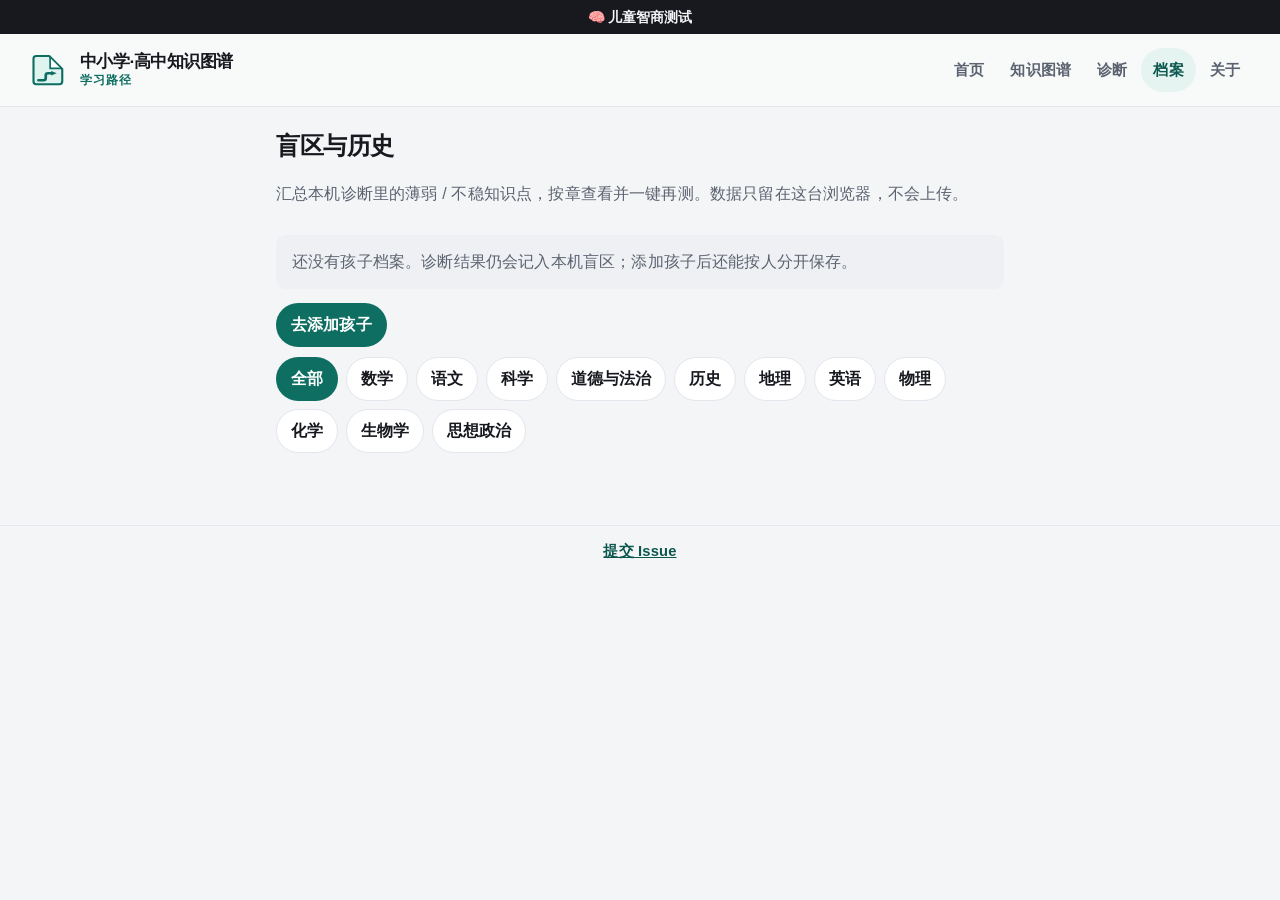
<file: children/history.html>
<!DOCTYPE html>
<html lang="zh-CN">
<head>
<meta charset="utf-8">
<meta name="viewport" content="width=device-width, initial-scale=1, viewport-fit=cover">
<title>盲区与历史 · 中小学·高中知识图谱</title>
<link rel="icon" href="data:image/svg+xml,%3Csvg%20xmlns%3D%22http%3A%2F%2Fwww.w3.org%2F2000%2Fsvg%22%20viewBox%3D%220%200%2032%2032%22%3E%3Cpath%20fill%3D%22%23dff3ef%22%20stroke%3D%22%230f6e62%22%20stroke-width%3D%221.7%22%20stroke-linejoin%3D%22round%22%20d%3D%22M6.6%204.8H17L27.4%2015.2V25Q27.4%2027.4%2025.2%2027.4H6.6Q4.4%2027.4%204.4%2025.2V7Q4.4%204.8%206.6%204.8Z%22%2F%3E%3Cpath%20fill%3D%22%23ffffff%22%20d%3D%22M17.7%206.3%2026.1%2014.7H17.7Z%22%2F%3E%3Cpath%20fill%3D%22none%22%20stroke%3D%22%230f6e62%22%20stroke-width%3D%221.35%22%20stroke-linecap%3D%22round%22%20stroke-linejoin%3D%22round%22%20d%3D%22M17.7%206.3V14.7H26.1%22%2F%3E%3Cpath%20fill%3D%22none%22%20stroke%3D%22%230f6e62%22%20stroke-width%3D%222.15%22%20stroke-linecap%3D%22round%22%20stroke-linejoin%3D%22round%22%20d%3D%22M8.3%2024.2H12.4Q14.2%2024.2%2014.2%2022.4V20.2Q14.2%2018.6%2016%2018.6H18.8%22%2F%3E%3Cpath%20fill%3D%22%230f6e62%22%20d%3D%22M18.5%2016.85%2023%2018.6%2018.5%2020.35Z%22%2F%3E%3C%2Fsvg%3E">
<link rel="manifest" href="../manifest.webmanifest">
<link rel="apple-touch-icon" href="../assets/icons/apple-touch-icon.png">
<meta name="theme-color" content="#0f6e62">
<meta name="mobile-web-app-capable" content="yes">
<meta name="apple-mobile-web-app-capable" content="yes">
<meta name="apple-mobile-web-app-title" content="知识图谱">
<link rel="stylesheet" href="../assets/site.css">
<link rel="stylesheet" href="../assets/pwa.css">
<link rel="stylesheet" href="children.css">
<link rel="stylesheet" href="../katex/katex.min.css">
<script src="../katex/katex.min.js"></script>
<script src="../katex/contrib/auto-render.min.js"></script>
<script src="../katex/contrib/mhchem.min.js"></script>
</head>
<body class="page-kids">
<a class="top-banner" href="https://test.pansgo.com/?from=math-top" target="_blank" rel="noopener">🧠 儿童智商测试</a>
<header class="site-header">
  <a class="brand" href="../">
    <svg class="logo" viewBox="0 0 32 32" aria-hidden="true"><path fill="var(--logo-sheet)" stroke="currentColor" stroke-width="1.7" stroke-linejoin="round" d="M6.6 4.8H17L27.4 15.2V25Q27.4 27.4 25.2 27.4H6.6Q4.4 27.4 4.4 25.2V7Q4.4 4.8 6.6 4.8Z"/><path fill="var(--logo-fold)" d="M17.7 6.3 26.1 14.7H17.7Z"/><path fill="none" stroke="currentColor" stroke-width="1.35" stroke-linecap="round" stroke-linejoin="round" d="M17.7 6.3V14.7H26.1"/><path fill="none" stroke="currentColor" stroke-width="2.15" stroke-linecap="round" stroke-linejoin="round" d="M8.3 24.2H12.4Q14.2 24.2 14.2 22.4V20.2Q14.2 18.6 16 18.6H18.8"/><path fill="currentColor" d="M18.5 16.85 23 18.6 18.5 20.35Z"/></svg>
    <span class="brand-copy">
      <span class="brand-name">中小学·高中知识图谱</span>
      <span class="brand-kicker">学习路径</span>
    </span>
  </a>
  <nav class="site-nav" aria-label="主导航">
    <div class="page-links">
      <a class="nav-link" href="../">首页</a>
      <a class="nav-link" href="../explore/">知识图谱</a>
      <a class="nav-link" href="../diagnose/">诊断</a>
      <a class="nav-link active" href="./" aria-current="page">档案</a>
      <a class="nav-link" href="https://github.com/xiaoyang111222/cn-math-taxonomy" target="_blank" rel="noopener noreferrer">关于</a>
    </div>
  </nav>
</header>
<main class="kids" id="root">
  <h1>盲区与历史</h1>
  <p class="muted">汇总本机诊断里的薄弱 / 不稳知识点，按章查看并一键再测。数据只留在这台浏览器，不会上传。</p>
  <div class="kid-picker" id="picker"></div>
  <div id="content" aria-live="polite"><p class="muted">加载中……</p></div>
</main>
<footer class="site-footer">
  <p><a href="https://github.com/xiaoyang111222/cn-math-taxonomy/issues/new/choose">提交 Issue</a></p>
</footer>
<script src="../assets/children.js"></script>
<script src="../assets/blindspots.js"></script>
<script src="history.js"></script>
<script src="../assets/stats-config.js"></script>
<script src="../assets/stats.js"></script>
<script src="../assets/pwa.js"></script>
<style>
.katex { font-size: 1.08em; }
</style>
<script>
(function(){
  "use strict";
  var pending = false;
  var tries = 0;
  function ready(){
    if(typeof katex === "undefined" || typeof renderMathInElement !== "function") return false;
    try{ katex.renderToString("\\ce{H2O}", {throwOnError: true}); return true; }catch(e){ return false; }
  }
  function typeset(){
    pending = false;
    if(!ready()){
      if(tries++ < 200) schedule();
      return;
    }
    try{
      renderMathInElement(document.body, {
        delimiters: [
          {left: "\\(", right: "\\)", display: false},
          {left: "\\[", right: "\\]", display: true}
        ],
        throwOnError: false,
        ignoredTags: ["script","noscript","style","textarea","pre","code","option"],
        ignoredClasses: ["katex","f"]
      });
    }catch(e){}
    cleanTitles();
  }
  function plainTitle(s){
    return s
      .replace(/\\ce\{([^{}]*)\}/g, "$1")
      .replace(/\\mathrm\{([^{}]*)\}/g, "$1")
      .replace(/\\text\{([^{}]*)\}/g, "$1")
      .replace(/\\Delta/g, "\u0394")
      .replace(/\\cdot/g, "\u00b7")
      .replace(/\\times/g, "\u00d7")
      .replace(/\\ /g, " ")
      .replace(/\\\(|\\\)|\\\[|\\\]/g, "")
      .replace(/[{}^_]/g, "");
  }
  function cleanTitles(){
    var nodes = document.querySelectorAll("[title]");
    for(var i = 0; i < nodes.length; i++){
      var t = nodes[i].getAttribute("title");
      if(t && /\\\(|\\ce\{/.test(t)) nodes[i].setAttribute("title", plainTitle(t));
    }
  }
  function schedule(){
    if(pending) return;
    pending = true;
    (window.requestAnimationFrame || function(f){setTimeout(f, 16);})(typeset);
  }
  document.addEventListener("DOMContentLoaded", schedule);
  schedule();
  new MutationObserver(schedule).observe(document.body, {childList:true, subtree:true, characterData:true});
})();
</script>
</body>
</html>
</file>
<file: assets/site.css>
/* 中小学·高中知识图谱：全站配色、字号、导航。浏览页与诊断页共用。 */

:root {
  color-scheme: light;
  --bg: #f4f5f7;
  --bg-elev: #ffffff;
  --bg-muted: #eef0f3;
  --text: #17191f;
  --muted: #5c6370;
  --line: #e3e6ed;
  --brand: #0f6e62;
  --brand-strong: #0c574e;
  --brand-soft: #e6f4f1;
  --on-brand: #ffffff;
  --junior: #1d4ed8;
  --junior-soft: #e8efff;
  --focus: #0f6e62;
  --shadow: 0 1px 2px rgba(23, 25, 31, 0.04), 0 10px 28px rgba(23, 25, 31, 0.05);
  --radius: 14px;
  --radius-sm: 10px;
  --header-bg: #f7faf9;
  --logo-sheet: #dff3ef;
  --logo-fold: #ffffff;
  --font: "PingFang SC", "Hiragino Sans GB", "Microsoft YaHei", "Noto Sans CJK SC", "Noto Sans SC", "Source Han Sans SC", sans-serif;
  --fs: 16px;
  --ok: #157a3a;
  --ok-bg: #dcfce7;
  --on-ok: #ffffff;
  --bad: #b91c1c;
  --bad-bg: #fee2e2;
  --on-bad: #ffffff;
  --warn: #9a3412;
  --warn-bg: #ffedd5;
  --unk: #475569;
  --unk-bg: #e8eef6;
  --accent: #0f766e;
  --panel: #ffffff;
  --node-primary: #0f766e;
  --node-primary-bg: #d5f3ee;
  --node-junior: #1d4ed8;
  --node-junior-bg: #dbe7ff;
  --node-senior: #a21caf;
  --node-senior-bg: #fae8ff;
  --node-current-bg: #fff4e5;
  --node-current-border: #ea580c;
  --node-text: #162033;
  --edge: #526274;
  --edge-soft: #8aa0b4;
  --hard-bg: #ffedd5;
  --hard-fg: #9a3412;
  --soft-bg: #e7eef6;
  --soft-fg: #475569;
  --diagram-ok-bg: #dcfce7;
  --diagram-ok: #157a3a;
  --diagram-bad-bg: #fee2e2;
  --diagram-bad: #b91c1c;
  --diagram-unk-bg: #f1f5f9;
  --diagram-unk: #64748b;
  --diagram-shaky-bg: #fef3c7;
  --diagram-shaky: #b45309;
  --diagram-text: #162033;
  --diagram-edge: #64748b;
}

body.subject-physics {
  --brand: #b45309;
  --brand-strong: #92400e;
  --brand-soft: #fff7ed;
  --on-brand: #ffffff;
  --focus: #b45309;
  --accent: #b45309;
  --logo-sheet: #fde9d4;
  --logo-fold: #ffffff;
}

body.subject-english {
  --brand: #4338ca;
  --brand-strong: #3730a3;
  --brand-soft: #eef2ff;
  --on-brand: #ffffff;
  --focus: #4338ca;
  --accent: #4338ca;
  --logo-sheet: #e6e8fb;
  --logo-fold: #ffffff;
}

body.subject-science {
  --brand: #047857;
  --brand-strong: #065f46;
  --brand-soft: #ecfdf5;
  --on-brand: #ffffff;
  --focus: #047857;
  --accent: #047857;
  --logo-sheet: #d1fae5;
  --logo-fold: #ffffff;
}

body.subject-chinese {
  --brand: #9f1239;
  --brand-strong: #881337;
  --brand-soft: #fff1f2;
  --on-brand: #ffffff;
  --focus: #9f1239;
  --accent: #9f1239;
  --logo-sheet: #ffe4e6;
  --logo-fold: #ffffff;
}

body.subject-morality {
  --brand: #c2410c;
  --brand-strong: #9a3412;
  --brand-soft: #fff7ed;
  --on-brand: #ffffff;
  --focus: #c2410c;
  --accent: #c2410c;
  --logo-sheet: #ffedd5;
  --logo-fold: #ffffff;
}

body.subject-history {
  --brand: #6b5344;
  --brand-strong: #4a382c;
  --brand-soft: #f6f1ea;
  --on-brand: #ffffff;
  --focus: #6b5344;
  --accent: #6b5344;
  --logo-sheet: #efe4d6;
  --logo-fold: #ffffff;
}

body.subject-geography {
  --brand: #0e7490;
  --brand-strong: #155e75;
  --brand-soft: #ecfeff;
  --on-brand: #ffffff;
  --focus: #0e7490;
  --accent: #0e7490;
  --logo-sheet: #cffafe;
  --logo-fold: #ffffff;
}

body.subject-chemistry {
  --brand: #7e22ce;
  --brand-strong: #6b21a8;
  --brand-soft: #faf5ff;
  --on-brand: #ffffff;
  --focus: #7e22ce;
  --accent: #7e22ce;
  --logo-sheet: #f3e8ff;
  --logo-fold: #ffffff;
}

@media (prefers-color-scheme: dark) {
  :root {
    color-scheme: dark;
    --bg: #10141c;
    --bg-elev: #181e29;
    --bg-muted: #232b39;
    --text: #e8edf5;
    --muted: #a7b2c2;
    --line: #313b4d;
    --brand: #2dd4bf;
    --brand-strong: #5eead4;
    --brand-soft: #134e4a;
    --on-brand: #042f2e;
    --junior: #93c5fd;
    --junior-soft: #1e3a8a;
    --focus: #5eead4;
    --shadow: 0 1px 2px rgba(0, 0, 0, 0.35), 0 12px 28px rgba(0, 0, 0, 0.28);
    --ok: #4ade80;
    --ok-bg: #14532d;
    --on-ok: #052e16;
    --bad: #fca5a5;
    --bad-bg: #7f1d1d;
    --on-bad: #450a0a;
    --warn: #fdba74;
    --warn-bg: #7c2d12;
    --unk: #cbd5e1;
    --unk-bg: #223044;
    --accent: #2dd4bf;
    --header-bg: #171e2a;
    --logo-sheet: #123f3c;
    --logo-fold: #1c5c56;
    --panel: #172232;
    --node-primary: #5eead4;
    --node-primary-bg: #115e59;
    --node-junior: #93c5fd;
    --node-junior-bg: #1e3a8a;
    --node-senior: #f0abfc;
    --node-senior-bg: #4a044e;
    --node-current-bg: #7c2d12;
    --node-current-border: #fdba74;
    --node-text: #f8fafc;
    --edge: #94a3b8;
    --edge-soft: #64748b;
    --hard-bg: #7c2d12;
    --hard-fg: #ffedd5;
    --soft-bg: #232b39;
    --soft-fg: #cbd5e1;
    --diagram-ok-bg: #14532d;
    --diagram-ok: #4ade80;
    --diagram-bad-bg: #7f1d1d;
    --diagram-bad: #fca5a5;
    --diagram-unk-bg: #1e293b;
    --diagram-unk: #cbd5e1;
    --diagram-shaky-bg: #78350f;
    --diagram-shaky: #fcd34d;
    --diagram-text: #f8fafc;
    --diagram-edge: #94a3b8;
  }
  body.subject-physics {
    --brand: #fdba74;
    --brand-strong: #fed7aa;
    --brand-soft: #7c2d12;
    --on-brand: #431407;
    --focus: #fed7aa;
    --accent: #fdba74;
    --logo-sheet: #6b2f12;
    --logo-fold: #8a4218;
  }
  body.subject-english {
    --brand: #a5b4fc;
    --brand-strong: #c7d2fe;
    --brand-soft: #312e81;
    --on-brand: #1e1b4b;
    --focus: #c7d2fe;
    --accent: #a5b4fc;
    --logo-sheet: #2a2870;
    --logo-fold: #3c3a96;
  }
  body.subject-science {
    --brand: #6ee7b7;
    --brand-strong: #a7f3d0;
    --brand-soft: #064e3b;
    --on-brand: #022c22;
    --focus: #a7f3d0;
    --accent: #6ee7b7;
    --logo-sheet: #065f46;
    --logo-fold: #047857;
  }
  body.subject-chinese {
    --brand: #fda4af;
    --brand-strong: #fecdd3;
    --brand-soft: #881337;
    --on-brand: #4c0519;
    --focus: #fecdd3;
    --accent: #fda4af;
    --logo-sheet: #6b1230;
    --logo-fold: #9f1239;
  }
  body.subject-morality {
    --brand: #fdba74;
    --brand-strong: #fed7aa;
    --brand-soft: #7c2d12;
    --on-brand: #431407;
    --focus: #fed7aa;
    --accent: #fdba74;
    --logo-sheet: #9a3412;
    --logo-fold: #c2410c;
  }
  body.subject-history {
    --brand: #d6c3ad;
    --brand-strong: #e7d7c6;
    --brand-soft: #3f3228;
    --on-brand: #2a211b;
    --focus: #e7d7c6;
    --accent: #d6c3ad;
    --logo-sheet: #4a382c;
    --logo-fold: #6b5344;
  }
  body.subject-geography {
    --brand: #67e8f9;
    --brand-strong: #a5f3fc;
    --brand-soft: #164e63;
    --on-brand: #083344;
    --focus: #a5f3fc;
    --accent: #67e8f9;
    --logo-sheet: #155e75;
    --logo-fold: #0e7490;
  }
  body.subject-chemistry {
    --brand: #d8b4fe;
    --brand-strong: #e9d5ff;
    --brand-soft: #3b0764;
    --on-brand: #2e1065;
    --focus: #e9d5ff;
    --accent: #d8b4fe;
    --logo-sheet: #581c87;
    --logo-fold: #7e22ce;
  }
}

@media print {
  :root {
    --bg: #fff;
    --bg-elev: #fff;
    --bg-muted: #f4f7fb;
    --text: #162033;
    --muted: #475569;
    --line: #d5dde6;
    --panel: #fff;
    --header-bg: #fff;
    --logo-sheet: #dff3ef;
    --logo-fold: #ffffff;
    --shadow: none;
  }
}

*, *::before, *::after { box-sizing: border-box; }
[hidden] { display: none !important; }
html { -webkit-text-size-adjust: 100%; }
body {
  margin: 0;
  font-family: var(--font);
  font-size: var(--fs);
  line-height: 1.6;
  color: var(--text);
  background: var(--bg);
  letter-spacing: 0.01em;
}
img { max-width: 100%; height: auto; }
.node-tip {
  position: absolute;
  z-index: 6;
  max-width: min(280px, calc(100% - 16px));
  padding: 6px 10px;
  border-radius: 10px;
  background: var(--text);
  color: var(--bg);
  font-size: 0.92rem;
  font-weight: 700;
  line-height: 1.45;
  pointer-events: none;
  box-shadow: var(--shadow);
  overflow-wrap: anywhere;
}
code { overflow-wrap: anywhere; }
:focus-visible { outline: 3px solid var(--focus); outline-offset: 2px; }
@media (prefers-reduced-motion: reduce) {
  *, *::before, *::after { transition: none !important; scroll-behavior: auto !important; }
}

.top-banner {
  display: flex;
  align-items: center;
  justify-content: center;
  flex: none;
  width: 100%;
  max-width: 100%;
  min-width: 0;
  min-height: 34px;
  padding: 5px 12px;
  background: #17191f;
  color: #f4f5f7;
  font-size: 14px;
  font-weight: 650;
  line-height: 1.3;
  text-align: center;
  text-decoration: none;
  white-space: nowrap;
  overflow: hidden;
  letter-spacing: 0;
}
.top-banner:hover { background: var(--brand-strong); color: var(--on-brand); }
@media (max-width: 420px) {
  .top-banner { font-size: 12.5px; padding: 5px 8px; }
}
@media print {
  .top-banner { display: none !important; }
}

.site-header {
  display: flex;
  flex-wrap: wrap;
  align-items: center;
  justify-content: space-between;
  gap: 8px 24px;
  padding: 12px 28px;
  background: var(--header-bg);
  border-bottom: 1px solid var(--line);
  max-width: 100%;
}
body:not(.page-explore) .site-header {
  position: sticky;
  top: 0;
  z-index: 30;
}
.brand {
  display: flex;
  align-items: center;
  gap: 12px;
  min-height: 48px;
  min-width: 0;
  color: inherit;
  text-decoration: none;
}
.logo {
  color: var(--brand);
  width: 40px;
  height: 40px;
  flex: none;
  display: block;
}
.brand-copy {
  display: flex;
  flex-direction: column;
  justify-content: center;
  min-width: 0;
  gap: 1px;
}
.brand-name {
  font-size: 1.08rem;
  font-weight: 750;
  line-height: 1.15;
  letter-spacing: -0.03em;
  color: var(--text);
  overflow-wrap: anywhere;
}
.brand-kicker {
  font-size: 0.75rem;
  font-weight: 650;
  line-height: 1.2;
  letter-spacing: 0.08em;
  color: var(--brand);
}
.site-nav {
  display: flex;
  flex-wrap: wrap;
  align-items: center;
  gap: 8px 18px;
  min-width: 0;
  max-width: 100%;
}
.subject-switch {
  display: inline-flex;
  align-items: center;
  gap: 2px;
  padding: 3px;
  border-radius: 999px;
  background: var(--bg-muted);
}
.page-links {
  display: flex;
  flex-wrap: wrap;
  align-items: center;
  gap: 2px;
  min-width: 0;
}
.nav-link {
  display: inline-flex;
  align-items: center;
  min-height: 44px;
  padding: 0 12px;
  border-radius: 999px;
  color: var(--muted);
  text-decoration: none;
  font-size: 0.94rem;
  font-weight: 650;
}
.nav-link:hover { background: var(--bg-muted); color: var(--text); }
.nav-link.active, .nav-link[aria-current="page"] {
  background: var(--brand-soft);
  color: var(--brand-strong);
  font-weight: 750;
}
.nav-link.active:hover, .nav-link[aria-current="page"]:hover {
  background: var(--brand-soft);
  color: var(--brand-strong);
}
.nav-link.subject-link {
  color: var(--muted);
  border: 0;
  background: transparent;
  padding: 0 14px;
}
.nav-link.subject-link:hover { background: transparent; color: var(--text); }
.nav-link.subject-link.on {
  background: var(--brand);
  color: var(--on-brand);
  font-weight: 750;
}
.nav-link.subject-link.on:hover { background: var(--brand); color: var(--on-brand); }
.nav-link.resource-search-btn {
  gap: 6px;
  border: 1px solid var(--brand);
  background: transparent;
  color: var(--brand-strong);
  margin-left: 6px;
  text-decoration: none;
}
.nav-link.resource-search-btn:hover { background: var(--brand-soft); color: var(--brand-strong); }
.resource-search-ico { width: 14px; height: 14px; flex: none; }
.resource-search-btn:focus-visible { outline: 2px solid var(--focus); outline-offset: 2px; }
@media (max-width: 720px) {
  .nav-link.resource-search-btn { margin-left: 0; padding: 0 9px; min-height: 36px; }
  .resource-search-ico { display: none; }
  .site-header { padding: 10px 14px 8px; gap: 4px 12px; }
  .brand { gap: 10px; min-height: 44px; }
  .logo { width: 34px; height: 34px; }
  .brand-name { font-size: 1.02rem; }
  .brand-kicker { font-size: 0.72rem; letter-spacing: 0.06em; }
  .site-nav { flex: 1 1 100%; justify-content: space-between; gap: 4px 8px; }
  .nav-link { padding: 0 8px; font-size: 0.9rem; }
  .nav-link.subject-link { padding: 0 12px; }
}

.site-footer {
  padding: 14px 16px 18px;
  text-align: center;
  color: var(--muted);
  font-size: 0.92rem;
  border-top: 1px solid var(--line);
  max-width: 100%;
}
.site-footer p { margin: 0; overflow-wrap: anywhere; }
.site-footer a { color: var(--brand-strong); font-weight: 700; }

button, .btn {
  font: inherit;
  font-weight: 650;
  min-height: 44px;
  padding: 8px 14px;
  border-radius: 999px;
  border: 1px solid var(--line);
  background: var(--bg-elev);
  color: var(--text);
  cursor: pointer;
}
button:hover, .btn:hover { background: var(--bg-muted); }
button.primary, .btn-primary {
  background: var(--brand);
  border-color: transparent;
  color: var(--on-brand);
}
button.primary:hover, .btn-primary:hover { filter: brightness(1.06); background: var(--brand); }

/* 题目图示：只用 currentColor，浅色和深色都看得见。宽度跟着容器走，不写死像素。 */
.q-figure { color: inherit; max-width: 100%; min-width: 0; margin: 8px 0 2px; }
.q-figure svg { width: 100%; max-width: 440px; height: auto; display: block; overflow: visible; }
.choices.fig-icons, .sample-choices.fig-icons {
  display: grid;
  grid-template-columns: repeat(auto-fit, minmax(min(140px, 100%), 1fr));
}
.choices.fig-icons .q-figure svg, .sample-choices.fig-icons .q-figure svg { max-width: 100%; }
button.choice.fig-choice {
  display: flex;
  flex-direction: column;
  align-items: stretch;
  gap: 6px;
  min-width: 0;
}
.sample-choices { display: flex; flex-direction: column; gap: 8px; margin-top: 8px; }
.sample-choice {
  border: 1px solid var(--line);
  border-radius: var(--radius-sm);
  background: var(--bg-elev);
  color: var(--text);
  padding: 8px 10px;
  min-width: 0;
}
.btn {
  display: inline-flex;
  align-items: center;
  justify-content: center;
  gap: 8px;
  text-decoration: none;
  text-align: center;
}
.btn-lg { min-height: 48px; padding: 10px 18px; font-size: 1rem; }
.btn-block { width: 100%; }

input[type="search"], input[type="text"], input[type="number"], select, textarea {
  font: inherit;
  color: var(--text);
  background: var(--bg-elev);
  border: 1px solid var(--line);
  border-radius: 12px;
  padding: 10px 12px;
  min-height: 44px;
  max-width: 100%;
}
textarea { min-height: 96px; }
.search-lg { width: 100%; font-size: 1.08rem; min-height: 52px; }

.stage-tabs { display: flex; flex-wrap: wrap; gap: 8px; }
.stage-tab { border-radius: 999px; }
.stage-tab.on, .stage-tab[aria-selected="true"] {
  background: var(--brand);
  color: var(--on-brand);
  border-color: transparent;
}

.badge {
  display: inline-flex;
  align-items: center;
  min-height: 24px;
  padding: 0 8px;
  border-radius: 999px;
  font-size: 0.78rem;
  font-weight: 800;
  white-space: nowrap;
}
.badge.hard { background: var(--hard-bg); color: var(--hard-fg); }
.badge.soft { background: var(--soft-bg); color: var(--soft-fg); }

/* 首页 */
.home { width: min(1040px, 100%); margin: 0 auto; padding: 20px 16px 48px; }
.hero {
  background: var(--bg-elev);
  border: 1px solid var(--line);
  border-radius: 20px;
  padding: 28px 24px 22px;
  box-shadow: var(--shadow);
}
.eyebrow {
  margin: 0 0 10px;
  color: var(--brand-strong);
  font-weight: 700;
  font-size: 0.92rem;
  letter-spacing: 0.04em;
}
.hero h1 {
  margin: 0 0 10px;
  font-size: clamp(1.85rem, 4.4vw, 2.7rem);
  line-height: 1.18;
  letter-spacing: -0.03em;
  font-weight: 750;
}
.lede { margin: 0 0 18px; font-size: 1.05rem; max-width: 38em; color: var(--muted); }
.hero-actions { display: flex; flex-wrap: wrap; gap: 10px; }
.hero-actions .btn { flex: 1 1 180px; }
.quiet-link { margin: 14px 0 0; }
.quiet-link a { color: var(--brand-strong); font-weight: 650; text-underline-offset: 3px; }

.section-title { margin: 32px 0 12px; font-size: 1.15rem; letter-spacing: -0.02em; }
.steps {
  list-style: none;
  margin: 0;
  padding: 0;
  display: grid;
  grid-template-columns: repeat(3, minmax(0, 1fr));
  gap: 12px;
}
.steps li {
  background: var(--bg-elev);
  border: 1px solid var(--line);
  border-radius: var(--radius);
  padding: 16px 16px 18px;
  min-width: 0;
}
.step-no {
  display: inline-flex;
  width: 28px;
  height: 28px;
  border-radius: 50%;
  align-items: center;
  justify-content: center;
  background: var(--brand-soft);
  color: var(--brand-strong);
  font-weight: 750;
  font-size: 0.92rem;
}
.steps h3 { margin: 10px 0 4px; font-size: 1.05rem; letter-spacing: -0.02em; }
.steps p { margin: 0; color: var(--muted); font-size: 0.95rem; }

.stat-grid, .grade-grid {
  display: grid;
  gap: 12px;
}
.stat-grid { grid-template-columns: repeat(4, minmax(0, 1fr)); }
.grade-grid { grid-template-columns: repeat(4, minmax(0, 1fr)); }
.stat-card, a.grade-card, a.iq-card {
  background: var(--bg-elev);
  border: 1px solid var(--line);
  border-radius: var(--radius);
  min-width: 0;
}
.stat-card { padding: 14px 16px; }
.stat-num { font-size: 1.7rem; font-weight: 750; line-height: 1.1; letter-spacing: -0.03em; color: var(--text); }
.stat-label { color: var(--muted); font-weight: 650; font-size: 0.92rem; }
.stat-note { color: var(--muted); margin: 8px 0 0; font-size: 0.92rem; }
a.grade-card, a.iq-card {
  display: flex;
  flex-direction: column;
  gap: 2px;
  padding: 12px 14px;
  min-height: 96px;
  text-decoration: none;
  color: inherit;
  border-top: 3px solid var(--node-primary);
}
a.grade-card.is-junior { border-top-color: var(--node-junior); }
a.grade-card.is-senior { border-top-color: var(--node-senior); }
a.grade-card:hover, a.iq-card:hover { border-color: var(--brand); }
a.grade-card strong, a.iq-card strong { font-size: 1.08rem; letter-spacing: -0.02em; }
a.iq-card { margin-top: 22px; gap: 4px; max-width: 100%; border-top-color: var(--brand); }
a.iq-card .iq-sub { font-weight: 650; overflow-wrap: anywhere; }
a.iq-card .iq-note { color: var(--muted); font-size: 0.82rem; font-weight: 650; overflow-wrap: anywhere; }
.grade-stage { color: var(--muted); font-size: 0.82rem; font-weight: 650; }
.grade-count { font-weight: 650; }
.load-error {
  background: var(--bad-bg);
  color: var(--text);
  border-radius: var(--radius-sm);
  padding: 12px 14px;
  margin-top: 12px;
}
@media (max-width: 900px) {
  .grade-grid { grid-template-columns: 1fr 1fr; }
}
@media (max-width: 800px) {
  .steps { grid-template-columns: 1fr; }
  .stat-grid { grid-template-columns: 1fr 1fr; }
  .hero { padding: 22px 16px 18px; }
}


/* 首页本机盲区汇总 */
.blind-home { margin: 28px 0 8px; }
.blind-home-list { list-style: none; margin: 0; padding: 0; display: grid; gap: 8px; }
.blind-home-item {
  display: flex; flex-wrap: wrap; align-items: baseline; justify-content: space-between; gap: 6px 12px;
  padding: 12px 14px; border: 1px solid var(--line); border-radius: 12px; background: var(--card, #fff);
}
.blind-home-name { font-weight: 800; color: var(--brand-strong); text-decoration: none; overflow-wrap: anywhere; }
.blind-home-name:hover { text-decoration: underline; }
.blind-home-meta { color: var(--muted); font-size: 0.9rem; }
.blind-home-actions { display: flex; flex-wrap: wrap; gap: 8px; margin-top: 12px; }
</file>
<file: assets/pwa.css>
/* 「添加到桌面」提示条和 iOS 图文引导。配色来自 site.css 的变量。 */

.pwa-bar {
  position: fixed;
  left: 12px;
  right: 12px;
  bottom: calc(12px + env(safe-area-inset-bottom, 0px));
  z-index: 60;
  display: flex;
  flex-wrap: wrap;
  align-items: center;
  gap: 10px 12px;
  max-width: 520px;
  margin: 0 auto;
  padding: 12px 14px;
  background: var(--bg-elev);
  color: var(--text);
  border: 1px solid var(--line);
  border-radius: var(--radius);
  box-shadow: 0 6px 28px rgba(0, 0, 0, 0.18);
}
.pwa-bar-icon { width: 44px; height: 44px; border-radius: 10px; flex: none; }
.pwa-bar-text { flex: 1 1 180px; min-width: 0; display: flex; flex-direction: column; line-height: 1.4; }
.pwa-bar-text b { font-size: 1.02rem; }
.pwa-bar-text span { color: var(--muted); font-size: 0.9rem; }
.pwa-bar-actions { flex: 1 1 100%; display: flex; gap: 8px; }
.pwa-bar-actions button { flex: 1 1 0; }

.pwa-footer-link {
  min-height: 0;
  padding: 0;
  border: 0;
  background: none;
  color: var(--brand-strong);
  font: inherit;
  font-weight: 700;
  text-decoration: underline;
  text-underline-offset: 3px;
  border-radius: 4px;
}
.pwa-footer-link:hover { background: none; }

.pwa-sheet-wrap {
  position: fixed;
  inset: 0;
  z-index: 80;
  display: flex;
  align-items: flex-end;
  justify-content: center;
  background: rgba(10, 14, 20, 0.55);
}
.pwa-sheet {
  width: min(520px, 100%);
  max-height: 92vh;
  overflow-y: auto;
  padding: 18px 16px calc(16px + env(safe-area-inset-bottom, 0px));
  background: var(--bg-elev);
  color: var(--text);
  border-radius: 18px 18px 0 0;
  box-shadow: 0 -8px 32px rgba(0, 0, 0, 0.25);
}
.pwa-sheet-title { margin: 0 0 6px; font-size: 1.25rem; letter-spacing: -0.02em; }
.pwa-sheet-lead { margin: 0 0 12px; color: var(--muted); font-size: 0.95rem; }
.pwa-steps { list-style: none; margin: 0; padding: 0; display: flex; flex-direction: column; gap: 14px; }
.pwa-step-head { display: flex; align-items: center; gap: 10px; }
.pwa-step-no {
  flex: none;
  width: 26px;
  height: 26px;
  border-radius: 50%;
  display: inline-flex;
  align-items: center;
  justify-content: center;
  background: var(--brand);
  color: var(--on-brand);
  font-weight: 800;
  font-size: 0.9rem;
}
.pwa-pic-wrap { margin: 8px 0 2px; }
.pwa-pic { display: block; width: 100%; height: auto; max-height: 120px; }
.pwa-step-note { margin: 2px 0 0 36px; color: var(--muted); font-size: 0.88rem; }
.pwa-sheet-actions { margin-top: 16px; display: flex; }
.pwa-sheet-actions button { flex: 1; min-height: 48px; }

.pic-bg { fill: var(--bg-muted); stroke: var(--line); stroke-width: 1; }
.pic-field { fill: var(--bg-elev); stroke: var(--line); stroke-width: 1; }
.pic-txt { fill: var(--text); font-family: var(--font); }
.pic-muted { fill: var(--muted); font-family: var(--font); }
.pic-strong { font-weight: 800; }
.pic-line { stroke: var(--text); }
.pic-hit { fill: var(--brand-soft); stroke: var(--brand); stroke-width: 2; }
.pic-icon { fill: var(--brand); }
.pic-icon-line { stroke: var(--logo-sheet); }

@media print { .pwa-bar, .pwa-sheet-wrap, .pwa-footer-link { display: none !important; } }
</file>
<file: children/children.css>
/* 孩子档案、盲区与历史页。配色、字号来自 assets/site.css。 */

main.kids { width: min(760px, 100%); margin: 0 auto; padding: 20px 16px 56px; }
.kids h1 { margin: 0 0 8px; font-size: 1.5rem; letter-spacing: -0.02em; }
.kids h2 { margin: 0 0 8px; font-size: 1.15rem; letter-spacing: -0.02em; }
.kids .lede { margin: 0 0 16px; font-size: 1rem; }
.kids .muted { color: var(--muted); }
.kids .small { font-size: 0.92rem; }
.kids .err { color: var(--bad); margin: 8px 0 0; font-weight: 650; }
.kids .quiet-link { margin: 0 0 14px; }
.kids .quiet-link a { color: var(--brand-strong); font-weight: 700; }
.kid-note { margin-top: 18px; }
.kids button.danger { color: var(--bad); }

.kid-card, .kid-form, .kid-backup, .kid-section > .rec, .kid-empty-card {
  background: var(--bg-elev);
  border: 1px solid var(--line);
  border-radius: var(--radius);
}
.kid-card { padding: 14px 16px; margin-bottom: 12px; border-top: 3px solid var(--line); }
.kid-card.is-current { border-top-color: var(--brand); }
.kid-head { display: flex; align-items: center; gap: 8px; }
.kid-head h3 { margin: 0; font-size: 1.15rem; overflow-wrap: anywhere; }
.kid-badge { background: var(--brand); color: var(--on-brand); font-size: 0.78rem; font-weight: 800; padding: 1px 9px; border-radius: 999px; }
.kid-meta { margin: 2px 0 0; color: var(--muted); font-weight: 650; overflow-wrap: anywhere; }
.kid-stat { margin: 4px 0 10px; }
.kid-actions { display: flex; flex-wrap: wrap; gap: 8px; }
.kid-empty { margin: 8px 0 14px; padding: 14px 16px; background: var(--bg-muted); border-radius: var(--radius-sm); color: var(--muted); }

.kid-form { padding: 16px; margin-top: 16px; }
.kid-form label { display: block; margin: 12px 0 4px; font-weight: 700; }
.kid-form input, .kid-form select { width: 100%; }
.kid-form .form-actions { display: flex; gap: 8px; margin-top: 14px; }
.kid-form .form-actions button { flex: 1 1 0; }
.kid-form .small { margin: 8px 0 0; }

.kid-backup { padding: 16px; margin-bottom: 16px; }
.kid-backup p { margin: 8px 0; }
.kid-backup button { margin: 4px 0; }
.kid-backup button:disabled { opacity: 0.55; cursor: not-allowed; }
.kid-import { border-top: 1px solid var(--line); margin-top: 12px; padding-top: 12px; }
.kid-import > label { display: block; font-weight: 700; margin-bottom: 8px; }
.kid-import input[type="file"] { width: 100%; min-width: 0; }
.kid-import-preview { padding: 12px; margin-top: 12px; background: var(--bg-muted); border-radius: var(--radius-sm); }
.kid-import-preview h3 { margin: 0; font-size: 1rem; }
.kid-import-preview li { overflow-wrap: anywhere; }

.kid-picker { display: flex; flex-wrap: wrap; align-items: center; gap: 8px; margin-bottom: 12px; }
.kid-picker label { font-weight: 700; }
.kid-picker select { flex: 1 1 160px; min-width: 0; }
.kid-tabs { margin: 10px 0 16px; }
.kid-section { margin-bottom: 26px; }
.kid-section > .btn { margin-top: 8px; }

.kid-tag {
  display: inline-block;
  font-size: 0.78rem;
  font-weight: 800;
  padding: 2px 8px;
  border-radius: 999px;
  background: var(--bg-muted);
  color: var(--text);
  white-space: nowrap;
}
.kid-tag.weak { background: var(--bad-bg); color: var(--bad); }
.kid-tag.shaky { background: var(--diagram-shaky-bg); color: var(--diagram-shaky); }
.kid-tag.ok { background: var(--ok-bg); color: var(--ok); }
.kid-tag.unk { background: var(--unk-bg); color: var(--unk); }
.kid-tag.root { background: var(--bad); color: var(--on-bad); }
.kid-tag.sub { background: var(--brand-soft); color: var(--brand-strong); }

.wk-list { list-style: none; margin: 8px 0 0; padding: 0; }
.wk-item { padding: 12px 0; border-bottom: 1px solid var(--line); }
.wk-top { display: flex; flex-wrap: wrap; align-items: center; gap: 6px 8px; }
.wk-name { font-weight: 800; font-size: 1.04rem; color: var(--brand-strong); overflow-wrap: anywhere; }
.wk-meta { margin: 4px 0 0; color: var(--muted); font-size: 0.88rem; overflow-wrap: anywhere; }
.wk-retest { display: inline-block; margin-top: 4px; font-weight: 700; font-size: 0.92rem; color: var(--brand-strong); }

.rec { margin-bottom: 10px; }
.rec > summary { list-style: none; cursor: pointer; padding: 12px 14px; min-height: 44px; }
.rec > summary::-webkit-details-marker { display: none; }
.rec-top { display: flex; align-items: center; gap: 8px; }
.rec-label { overflow-wrap: anywhere; }
.rec-counts { display: flex; flex-wrap: wrap; align-items: center; gap: 6px; margin-top: 6px; }
.rec-date { color: var(--muted); font-size: 0.88rem; margin-right: 4px; }
.rec-body { padding: 0 14px 14px; border-top: 1px solid var(--line); }
.rec-body h4 { margin: 12px 0 4px; font-size: 0.98rem; }
.rec-topics { margin: 0; padding-left: 20px; }
.rec-topics li { margin: 2px 0; overflow-wrap: anywhere; }
.rec-topics a { color: var(--brand-strong); font-weight: 650; }
.rec-actions { display: flex; flex-wrap: wrap; gap: 8px; margin-top: 12px; }


.wk-chapter { margin: 14px 0 18px; }
.wk-chapter-head { display: flex; flex-wrap: wrap; align-items: baseline; justify-content: space-between; gap: 6px 12px; margin-bottom: 4px; }
.wk-chapter-title { margin: 0; font-size: 1.02rem; }
</file>
<file: diagnose/style.css>
/* 诊断页布局。配色、字号和导航来自 assets/site.css。 */

main#root { width: min(840px, 100%); margin: 0 auto; padding: 20px 16px 56px; }
.card {
  background: var(--bg-elev);
  border: 1px solid var(--line);
  border-radius: var(--radius);
  padding: 16px 16px 18px;
  margin-bottom: 12px;
  min-width: 0;
  max-width: 100%;
}
.card h1, .card h2 { font-size: 1.28rem; margin: 0 0 8px; line-height: 1.3; letter-spacing: -0.02em; }
.card h3 { font-size: 1.05rem; margin: 12px 0 4px; }
.muted { color: var(--muted); }
.small { font-size: 0.92rem; }
.err { color: var(--bad); }
.row { display: flex; gap: 8px; flex-wrap: wrap; align-items: center; }
.grow { flex: 1; min-width: 0; }
button.good { background: var(--ok); border-color: transparent; color: var(--on-ok); }
button.bad { background: var(--bad); border-color: transparent; color: var(--on-bad); }
button.good:hover { background: var(--ok); filter: brightness(1.06); }
button.bad:hover { background: var(--bad); filter: brightness(1.06); }
button:disabled { opacity: .55; cursor: not-allowed; }
label { font-weight: 700; }

.banner { background: var(--brand-soft); border: 1px solid var(--line); border-radius: var(--radius-sm); padding: 12px 14px; margin-bottom: 14px; }
.banner.demo { background: var(--warn-bg); }
.chapter-browser > summary { cursor: pointer; font-weight: 800; min-height: 44px; display: flex; align-items: center; }
.vol { border: 1px solid var(--line); border-radius: 12px; margin: 8px 0; background: var(--bg-elev); }
.vol > summary { padding: 10px 12px; font-weight: 800; cursor: pointer; background: var(--bg-muted); border-radius: 12px; }
.chap { margin: 0 8px 8px; }
.chap-head { display: flex; flex-wrap: wrap; align-items: center; gap: 8px; padding: 8px 4px; font-weight: 800; border-bottom: 1px solid var(--line); }
.chap-head .t { flex: 1 1 160px; min-width: 0; overflow-wrap: anywhere; }
.topic-row { display: flex; flex-wrap: wrap; align-items: center; gap: 8px; padding: 6px 4px; border-bottom: 1px solid var(--line); }
.topic-row .nm { flex: 1 1 140px; min-width: 0; overflow-wrap: anywhere; font-weight: 700; }
.topic-row .sec { color: var(--muted); font-size: 0.88rem; }
#search { margin-top: 8px; }

.progress { height: 8px; background: var(--bg-muted); border-radius: 999px; overflow: hidden; margin: 10px 0; }
.progress > i { display: block; height: 100%; background: var(--brand); border-radius: inherit; }
.q-title { font-size: 1.35rem; margin: 8px 0; letter-spacing: -0.02em; overflow-wrap: anywhere; }
.q-text { font-size: 1.12rem; line-height: 1.65; padding: 14px 14px; background: var(--bg-muted); border-radius: 12px; margin: 12px 0; white-space: pre-wrap; overflow-wrap: anywhere; }
.reason { color: var(--muted); }
.ans-input { width: 100%; font-size: 1.1rem; }
.notice { color: var(--warn); background: var(--warn-bg); padding: 8px 12px; border-radius: 10px; margin-top: 12px; }
.verdict { padding: 10px 12px; border-radius: 10px; margin: 10px 0; font-weight: 800; }
.verdict.ok { background: var(--ok-bg); color: var(--ok); }
.verdict.no { background: var(--bad-bg); color: var(--bad); }
.refans { background: var(--ok-bg); border: 1px dashed var(--ok); padding: 10px 12px; border-radius: 10px; margin: 10px 0; white-space: pre-wrap; overflow-wrap: anywhere; }
.explain { background: var(--junior-soft); border-left: 4px solid var(--junior); padding: 10px 12px; border-radius: 8px; margin: 10px 0; white-space: pre-wrap; overflow-wrap: anywhere; }
.choices { display: flex; flex-direction: column; gap: 8px; margin: 8px 0; }
button.choice { text-align: left; width: 100%; min-height: 48px; padding: 12px 14px; font-size: 1.02rem; font-weight: 600; white-space: pre-wrap; border-radius: 12px; }
button.choice.picked { border-color: var(--brand); background: var(--brand-soft); box-shadow: inset 0 0 0 2px var(--brand); }

.tag { display: inline-block; font-size: 0.78rem; font-weight: 800; padding: 2px 8px; border-radius: 999px; margin-right: 4px; background: var(--bg-muted); color: var(--text); vertical-align: 1px; }
.tag.weak { background: var(--bad-bg); color: var(--bad); }
.tag.mastered { background: var(--ok-bg); color: var(--ok); }
.tag.unknown { background: var(--unk-bg); color: var(--unk); }
.tag.shaky { background: var(--diagram-shaky-bg); color: var(--diagram-shaky); }
.tag.root { background: var(--bad); color: var(--on-bad); }
.tag.target { background: var(--junior); color: var(--on-brand); }
.tag.ext { background: var(--junior-soft); color: var(--text); }
.tag.diff-basic { background: var(--ok-bg); color: var(--ok); }
.tag.diff-standard { background: var(--junior-soft); color: var(--text); }
.tag.diff-challenge, .tag.diff-advanced { background: #fae8ff; color: #86198f; }
@media (prefers-color-scheme: dark) {
  .tag.diff-challenge, .tag.diff-advanced { background: #581c87; color: #f5d0fe; }
}

.stats { display: flex; gap: 10px; flex-wrap: wrap; margin: 10px 0; }
.stat { flex: 1 1 88px; min-width: 0; padding: 10px 8px; border-radius: 12px; text-align: center; background: var(--bg-muted); }
.stat b { display: block; font-size: 1.55rem; line-height: 1.1; letter-spacing: -0.03em; }
.stat.ok { background: var(--ok-bg); color: var(--ok); }
.stat.bad { background: var(--bad-bg); color: var(--bad); }
.stat.shaky { background: var(--diagram-shaky-bg); color: var(--diagram-shaky); }
.stat.unk { background: var(--unk-bg); color: var(--unk); }
.stat.ask { background: var(--junior-soft); color: var(--text); }
details.topic { border-bottom: 1px solid var(--line); padding: 4px 0; }
details.topic > summary { cursor: pointer; padding: 8px 0; min-height: 44px; overflow-wrap: anywhere; }
details.topic > .body { padding: 4px 0 10px 8px; }
.body ul { margin: 4px 0; padding-left: 1.2em; }
.std { margin: 8px 0; padding: 8px 10px; background: var(--bg-muted); border-left: 3px solid var(--brand); border-radius: 8px; overflow-wrap: anywhere; }
.std code { color: var(--text); }
.std .conf { color: var(--muted); margin-left: 4px; }
ol.path { padding-left: 0; list-style: none; counter-reset: step; margin: 0; }
ol.path > li { counter-increment: step; position: relative; padding-left: 40px; min-width: 0; }
ol.path > li::before {
  content: counter(step);
  position: absolute;
  left: 0;
  top: 8px;
  width: 28px;
  height: 28px;
  border-radius: 14px;
  background: var(--brand);
  color: var(--on-brand);
  text-align: center;
  line-height: 28px;
  font-size: 0.85rem;
  font-weight: 800;
}
details.chap-sum > summary { display: flex; flex-wrap: wrap; align-items: center; gap: 4px 10px; }
.chap-name { flex: 1 1 200px; min-width: 0; font-weight: 800; }
.chap-counts { display: inline-flex; flex-wrap: wrap; gap: 4px 0; }
.chap-bar { flex: 1 1 100%; display: flex; height: 8px; border-radius: 999px; overflow: hidden; background: var(--bg-muted); }
.chap-bar i { display: block; height: 100%; }
.chap-bar .m { background: var(--ok); }
.chap-bar .s { background: var(--diagram-shaky); }
.chap-bar .w { background: var(--bad); }
.chap-bar .u { background: var(--unk); opacity: .45; }
.chap-names { margin: 6px 0; overflow-wrap: anywhere; }
#out-of-scope { margin-top: 4px; }
#log { overflow-x: auto; max-width: 100%; }
.iq-line { margin: 8px 0 0; overflow-wrap: anywhere; }
.iq-line a { color: var(--brand-strong); font-weight: 700; }
body.share-open { overflow: hidden; }
.share-modal {
  position: fixed;
  inset: 0;
  z-index: 80;
  background: rgba(15, 23, 42, 0.55);
  display: flex;
  align-items: flex-end;
  justify-content: center;
  padding: 0;
}
.share-panel {
  width: min(440px, 100%);
  max-height: 100%;
  background: var(--bg-elev);
  color: var(--text);
  border-radius: 16px 16px 0 0;
  box-shadow: var(--shadow);
  display: flex;
  flex-direction: column;
  overflow: hidden;
}
.share-bar { display: flex; align-items: center; justify-content: space-between; gap: 8px; padding: 12px 12px 0; }
.share-bar h2 { margin: 0; font-size: 1.15rem; }
.share-hint { margin: 8px 12px 0; text-align: center; font-weight: 800; color: var(--brand-strong); }
.share-scroll { overflow: auto; padding: 10px 12px 12px; min-height: 0; flex: 1 1 auto; }
.share-scroll img {
  width: 100%;
  height: auto;
  display: block;
  border-radius: 12px;
  background: #f3f7fb;
  -webkit-touch-callout: default;
}
.share-actions { padding: 0 12px 12px; }
.share-actions .btn { width: 100%; }
@media (min-width: 701px) {
  .share-modal { align-items: center; padding: 24px; }
  .share-panel { border-radius: 16px; max-height: calc(100% - 48px); }
  #share-hint { display: none !important; }
}
@media (max-width: 700px) {
  .share-actions { display: none; }
}
table.log { border-collapse: collapse; width: 100%; min-width: 520px; font-size: 0.95rem; }
table.log th, table.log td { border-bottom: 1px solid var(--line); padding: 8px; text-align: left; vertical-align: top; }
table.log select { min-height: 44px; }
.path-tools { display: flex; flex-wrap: wrap; gap: 8px; margin: 0 0 8px; }
.path-tools button.on { background: var(--brand); color: var(--on-brand); border-color: transparent; }
.graph-fold {
  display: flex;
  flex-wrap: wrap;
  gap: 8px;
  align-items: center;
  margin: 0 0 8px;
  padding: 8px 12px;
  background: var(--warn-bg);
  color: var(--text);
  border-radius: 12px;
  font-size: 0.92rem;
  font-weight: 700;
}
.graph-fold button { white-space: normal; max-width: 100%; }
.path-graph { position: relative; max-width: 100%; }
#path-cy {
  height: 440px;
  width: 100%;
  border: 1px solid var(--line);
  border-radius: 12px;
  background: var(--bg-muted);
}
.legend { display: flex; gap: 8px 14px; flex-wrap: wrap; font-size: 0.92rem; margin: 8px 0; padding: 0; list-style: none; align-items: center; font-weight: 700; color: var(--muted); }
.legend li { display: inline-flex; align-items: center; gap: 6px; }
.swatch { width: 14px; height: 14px; border-radius: 4px; border: 2px solid transparent; display: inline-block; }
.sw-p { background: var(--node-primary-bg); border-color: var(--node-primary); }
.sw-j { background: var(--node-junior-bg); border-color: var(--node-junior); }
.sw-h { background: var(--node-senior-bg); border-color: var(--node-senior); }
.sw-root { background: var(--diagram-bad-bg); border-color: var(--diagram-bad); }
.sw-target { background: var(--node-current-bg); border-color: var(--node-current-border); }
.line-hard, .line-soft, .line-skip { width: 22px; height: 0; border-radius: 0; border: none; border-top: 2px solid var(--edge); background: none; }
.line-soft { border-top-style: dashed; border-top-color: var(--edge-soft); }
.line-skip { border-top-style: dotted; border-top-color: var(--edge-soft); }

@media (max-width: 640px) {
  .card { padding: 14px 12px; }
  .q-title { font-size: 1.28rem; }
  #path-cy { height: 380px; }
}

@media print {
  body { background: #fff; }
  .no-print { display: none !important; }
  main#root { max-width: none; padding: 0; }
  .card { break-inside: avoid-page; box-shadow: none; }
  details.topic { break-inside: avoid; }
  #path-cy { height: 520px; border: none; background: #fff; }
  a { color: inherit; text-decoration: none; }
  select { border: none; appearance: none; -webkit-appearance: none; }
}


/* 盲区再测 */
.blind-list { list-style: none; margin: 8px 0 0; padding: 0; }
.blind-item { padding: 8px 0; border-bottom: 1px solid var(--line); overflow-wrap: anywhere; }
.blind-name { font-weight: 700; }
.blind-retest { font-weight: 700; white-space: nowrap; }
</file>
<file: assets/explore.css>
/* 知识图谱浏览：左目录、中局部图、右详情。窄屏改为上下堆叠。 */

body.page-explore {
  height: 100dvh;
  display: flex;
  flex-direction: column;
  overflow: hidden;
}
body.page-explore .top-banner,
body.page-explore .site-header,
body.page-explore .site-footer { flex: none; }
.explore {
  flex: 1;
  min-height: 0;
  min-width: 0;
  display: grid;
  grid-template-columns: minmax(250px, 320px) minmax(0, 1fr) minmax(270px, 380px);
  grid-template-rows: minmax(0, 1fr);
}
.explore-mobile-bar { display: none; }

.side, .detail, .graph-pane { min-width: 0; min-height: 0; }
.side {
  display: flex;
  flex-direction: column;
  background: var(--bg-elev);
  border-right: 1px solid var(--line);
}
.side-tools {
  display: flex;
  flex-direction: column;
  gap: 8px;
  padding: 12px;
  border-bottom: 1px solid var(--line);
  background: var(--bg-elev);
}
.side-tools input, .side-tools select { width: 100%; }
.filter-row { display: grid; grid-template-columns: 1fr 1fr; gap: 8px; }
.count { color: var(--muted); font-size: 0.92rem; }
.list { overflow: auto; flex: 1; padding-bottom: 12px; }

.vol > summary, .chap > summary {
  cursor: pointer;
  padding: 10px 12px;
  min-height: 44px;
  font-weight: 800;
  overflow-wrap: anywhere;
}
.vol > summary { position: sticky; top: 0; background: var(--bg-elev); z-index: 1; border-bottom: 1px solid var(--line); }
.chap > summary { font-weight: 700; font-size: 0.95rem; }
.count-pill { color: var(--muted); font-weight: 700; font-size: 0.85rem; }
.topic-item {
  display: flex;
  flex-direction: column;
  align-items: flex-start;
  width: calc(100% - 16px);
  margin: 2px 8px;
  text-align: left;
  gap: 1px;
  border: none;
  background: transparent;
  color: inherit;
  border-radius: 10px;
  padding: 8px 10px;
}
.topic-item .nm { font-weight: 700; overflow-wrap: anywhere; }
.topic-item .meta { color: var(--muted); font-size: 0.85rem; font-weight: 600; }
.topic-item:hover { background: var(--bg-muted); }
.topic-item.sel { background: var(--brand-soft); box-shadow: inset 3px 0 0 var(--brand); color: var(--text); }

.graph-pane {
  display: flex;
  flex-direction: column;
  background: var(--bg);
}
.graph-toolbar {
  display: flex;
  flex-wrap: wrap;
  gap: 8px;
  align-items: center;
  justify-content: space-between;
  padding: 8px 10px;
  border-bottom: 1px solid var(--line);
  background: var(--bg-elev);
}
.graph-toolbar button { background: var(--bg); }
.depth, .zoom-tools, .seg { display: flex; flex-wrap: wrap; gap: 6px; align-items: center; }
.depth-label { color: var(--muted); font-weight: 800; font-size: 0.92rem; }
.narrow-only, .zoom-ico { display: none; }
.zoom-tools button { display: inline-flex; align-items: center; justify-content: center; }
.depth button.on { background: var(--brand); color: var(--on-brand); border-color: transparent; }
.graph-fold {
  display: flex;
  flex-wrap: wrap;
  gap: 8px;
  align-items: center;
  margin: 0;
  padding: 8px 12px;
  background: var(--warn-bg);
  color: var(--text);
  font-size: 0.92rem;
  font-weight: 700;
}
.graph-fold button { white-space: normal; max-width: 100%; }
.graph-stage { position: relative; flex: 1; min-width: 0; min-height: 280px; display: flex; flex-direction: column; }
#cy { flex: 1; min-height: 280px; width: 100%; }
.graph-empty {
  flex: 1;
  display: flex;
  flex-direction: column;
  justify-content: center;
  gap: 8px;
  padding: 24px 20px;
}
.graph-empty p { margin: 0; max-width: 36em; }
.legend {
  display: flex;
  flex-wrap: wrap;
  gap: 8px 14px;
  align-items: center;
  margin: 0;
  padding: 8px 12px 0;
  list-style: none;
  color: var(--muted);
  font-size: 0.88rem;
  font-weight: 700;
}
.legend li { display: inline-flex; align-items: center; gap: 6px; }
.swatch { width: 14px; height: 14px; border-radius: 4px; border: 2px solid transparent; display: inline-block; }
.sw-p { background: var(--node-primary-bg); border-color: var(--node-primary); }
.sw-j { background: var(--node-junior-bg); border-color: var(--node-junior); }
.sw-h { background: var(--node-senior-bg); border-color: var(--node-senior); }
.sw-c { background: var(--node-current-bg); border-color: var(--node-current-border); }
.line-hard, .line-soft { width: 22px; height: 0; border-radius: 0; border: none; border-top: 2px solid var(--edge); background: none; }
.line-soft { border-top-style: dashed; border-top-color: var(--edge-soft); }
.graph-meta { margin: 0; padding: 4px 12px 10px; color: var(--muted); font-size: 0.9rem; }

.detail {
  overflow: auto;
  background: var(--bg-elev);
  border-left: 1px solid var(--line);
  padding: 16px 16px 24px;
}
.detail h1 { margin: 0 0 6px; font-size: 1.45rem; line-height: 1.28; letter-spacing: -0.02em; overflow-wrap: anywhere; }
.detail h2 { margin: 18px 0 8px; font-size: 1.08rem; }
.detail p { margin: 0.35em 0; overflow-wrap: anywhere; }
.detail-empty h1 { font-size: 1.4rem; }
.alias-note {
  background: var(--warn-bg);
  color: var(--text);
  border-radius: 12px;
  padding: 10px 12px;
  margin-bottom: 12px;
}
.pills { display: flex; flex-wrap: wrap; gap: 8px; align-items: center; margin-bottom: 10px; }
.pill {
  display: inline-flex;
  align-items: center;
  min-height: 28px;
  padding: 2px 10px;
  border-radius: 999px;
  font-size: 0.85rem;
  font-weight: 800;
}
.pill-p { background: var(--node-primary-bg); color: var(--node-text); }
.pill-j { background: var(--node-junior-bg); color: var(--node-text); }
.pill-h { background: var(--node-senior-bg); color: var(--node-text); }
.id-code {
  font-family: ui-monospace, SFMono-Regular, Menlo, Consolas, monospace;
  font-size: 0.85rem;
  color: var(--muted);
}
.diag-btn { margin: 4px 0 8px; }
.meta-grid { display: grid; grid-template-columns: 1fr 1fr; gap: 8px; margin: 8px 0; }
.meta-grid div { background: var(--bg-muted); border-radius: 12px; padding: 8px 10px; min-width: 0; }
.meta-grid .span-2 { grid-column: 1 / -1; }
.meta-grid dt { color: var(--muted); font-size: 0.82rem; }
.meta-grid dd { margin: 0; font-weight: 800; overflow-wrap: anywhere; }
.detail ul.plain { margin: 4px 0 0; padding-left: 1.2em; }
.std { background: var(--bg-muted); border-radius: 12px; padding: 10px 12px; margin: 8px 0; }
.std p { margin: 0.25em 0; }
.sample-q {
  background: var(--bg-muted);
  border-left: 4px solid var(--brand);
  border-radius: 8px;
  padding: 10px 12px;
}
.detail details.ans > summary, .rel-row { cursor: pointer; }
.rel-row {
  display: flex;
  flex-wrap: wrap;
  gap: 6px 8px;
  align-items: baseline;
  width: 100%;
  text-align: left;
  margin: 0 0 8px;
  background: var(--bg);
}
.rel-name { font-weight: 800; color: var(--brand-strong); }
.rel-where, .why { color: var(--muted); font-weight: 600; font-size: 0.9rem; }
.why { flex: 1 1 100%; font-weight: 500; }
.muted { color: var(--muted); }
.root-reason { color: var(--muted); }

@media (max-width: 900px) {
  body.page-explore { height: auto; min-height: 100dvh; overflow: auto; }
  .explore { display: flex; flex-direction: column; height: auto; }
  .explore-mobile-bar { display: block; padding: 10px 12px 0; }
  .list-toggle { width: 100%; }
  .side { display: none; border-right: none; }
  .side.open { display: flex; max-height: 62vh; border-bottom: 1px solid var(--line); }
  .graph-stage { flex: none; min-height: 0; }
  #cy { height: 420px; flex: none; }
  .detail { border-left: none; border-top: 1px solid var(--line); }
  .graph-toolbar { padding: 8px; }
}

/* 手机宽度：层数和缩放并成一行，页面本身不横向溢出。放不下时可在工具条内横滑。 */
@media (max-width: 640px) {
  .graph-toolbar {
    flex-wrap: nowrap;
    justify-content: flex-start;
    gap: 6px;
    padding: 6px 8px;
    min-width: 0;
    max-width: 100%;
    overflow-x: auto;
    overflow-y: hidden;
    scrollbar-width: none;
  }
  .graph-toolbar::-webkit-scrollbar { height: 0; }
  .depth, .zoom-tools, .seg { flex: none; flex-wrap: nowrap; gap: 0; }
  .depth { gap: 6px; }
  .zoom-tools { gap: 4px; margin-left: auto; }
  .depth-label { font-size: 0.75rem; white-space: nowrap; }
  .wide-only { display: none; }
  .narrow-only { display: inline; }
  .seg { background: transparent; }
  .graph-toolbar .seg button {
    position: relative;
    min-height: 40px;
    margin-left: -1px;
    padding: 0 9px;
    border: 1px solid var(--line);
    border-radius: 0;
    background: var(--bg);
    font-size: 0.8rem;
    line-height: 1;
    white-space: nowrap;
  }
  .graph-toolbar .seg button:first-child { margin-left: 0; border-radius: 999px 0 0 999px; }
  .graph-toolbar .seg button:last-child { border-radius: 0 999px 999px 0; }
  .graph-toolbar .seg button.on,
  .graph-toolbar .seg button.on:hover {
    z-index: 1;
    background: var(--brand);
    color: var(--on-brand);
    border-color: var(--brand);
  }
  .graph-toolbar .seg button:hover:not(.on) { background: var(--bg-muted); }
  .zoom-label { display: none; }
  .zoom-ico { display: block; width: 18px; height: 18px; }
  .graph-toolbar .zoom-tools button {
    width: 40px;
    min-width: 40px;
    min-height: 40px;
    padding: 0;
    border-radius: 999px;
  }
}
</file>
